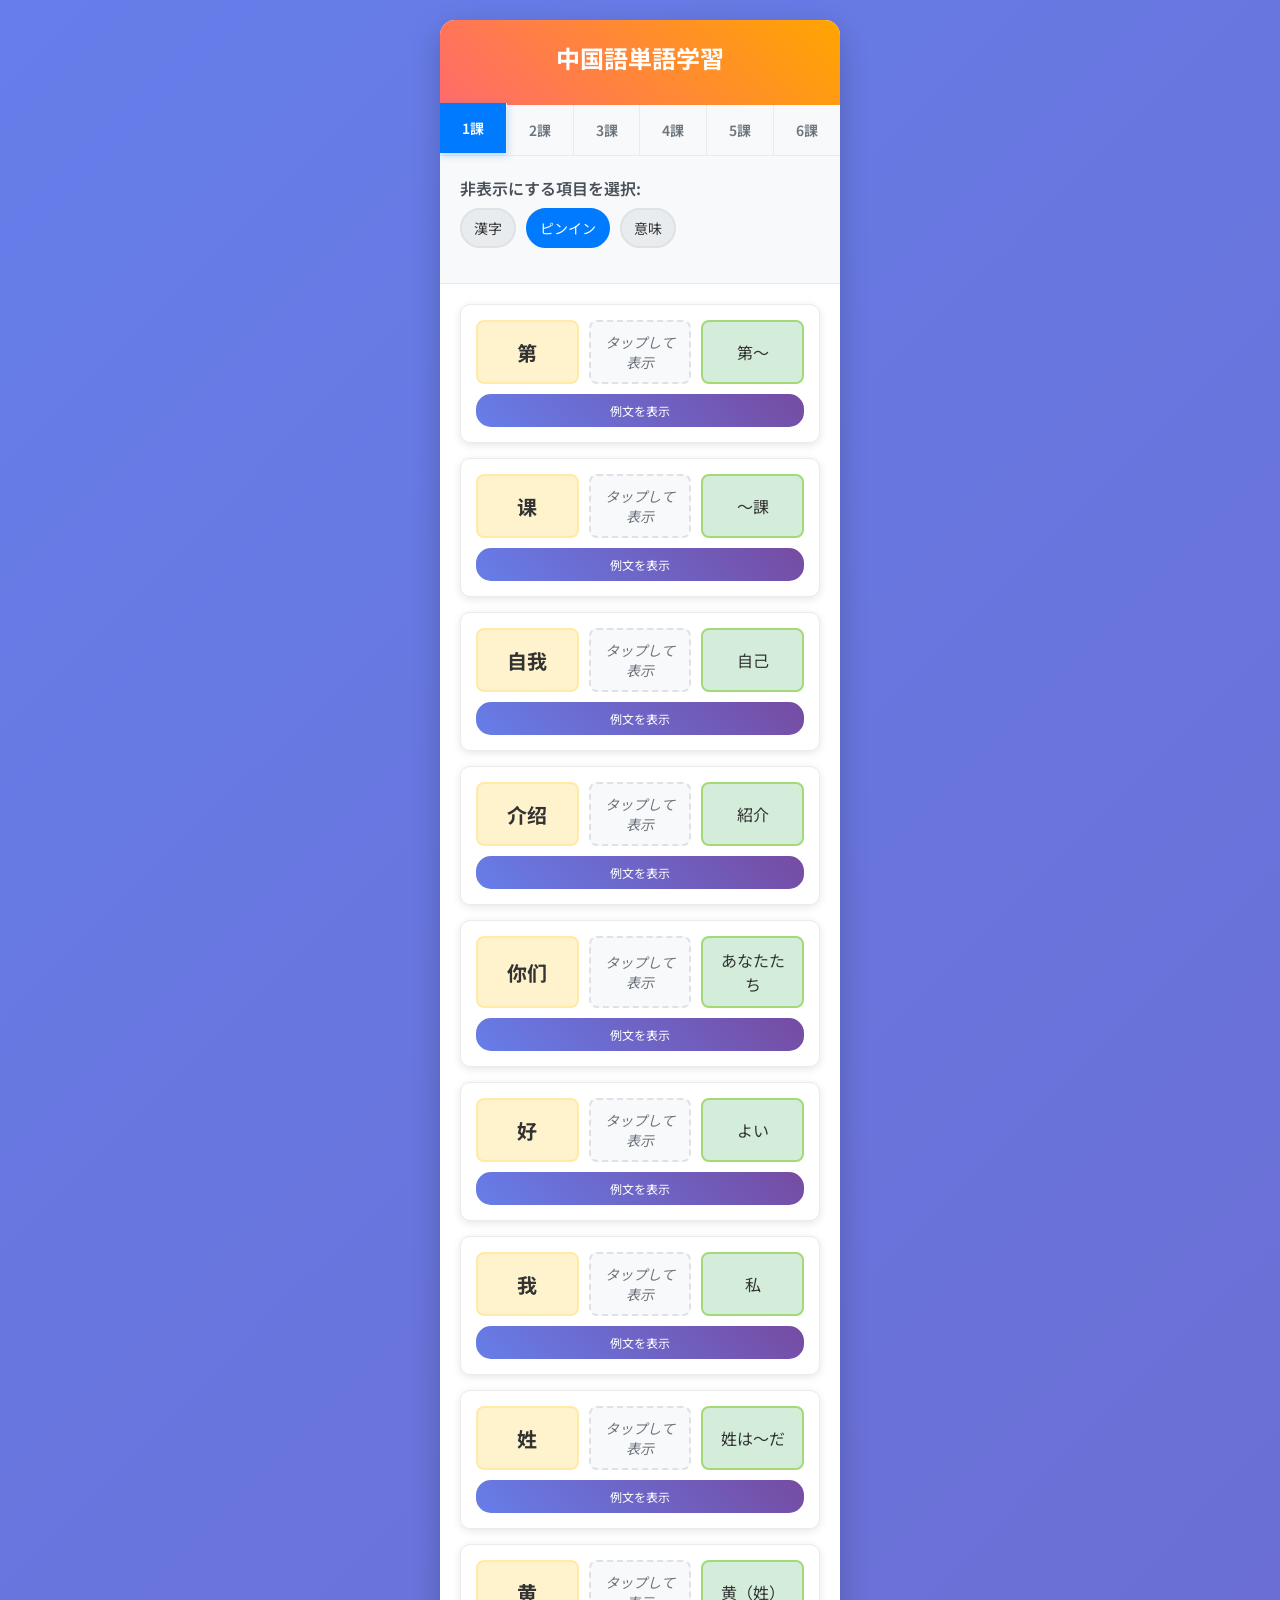
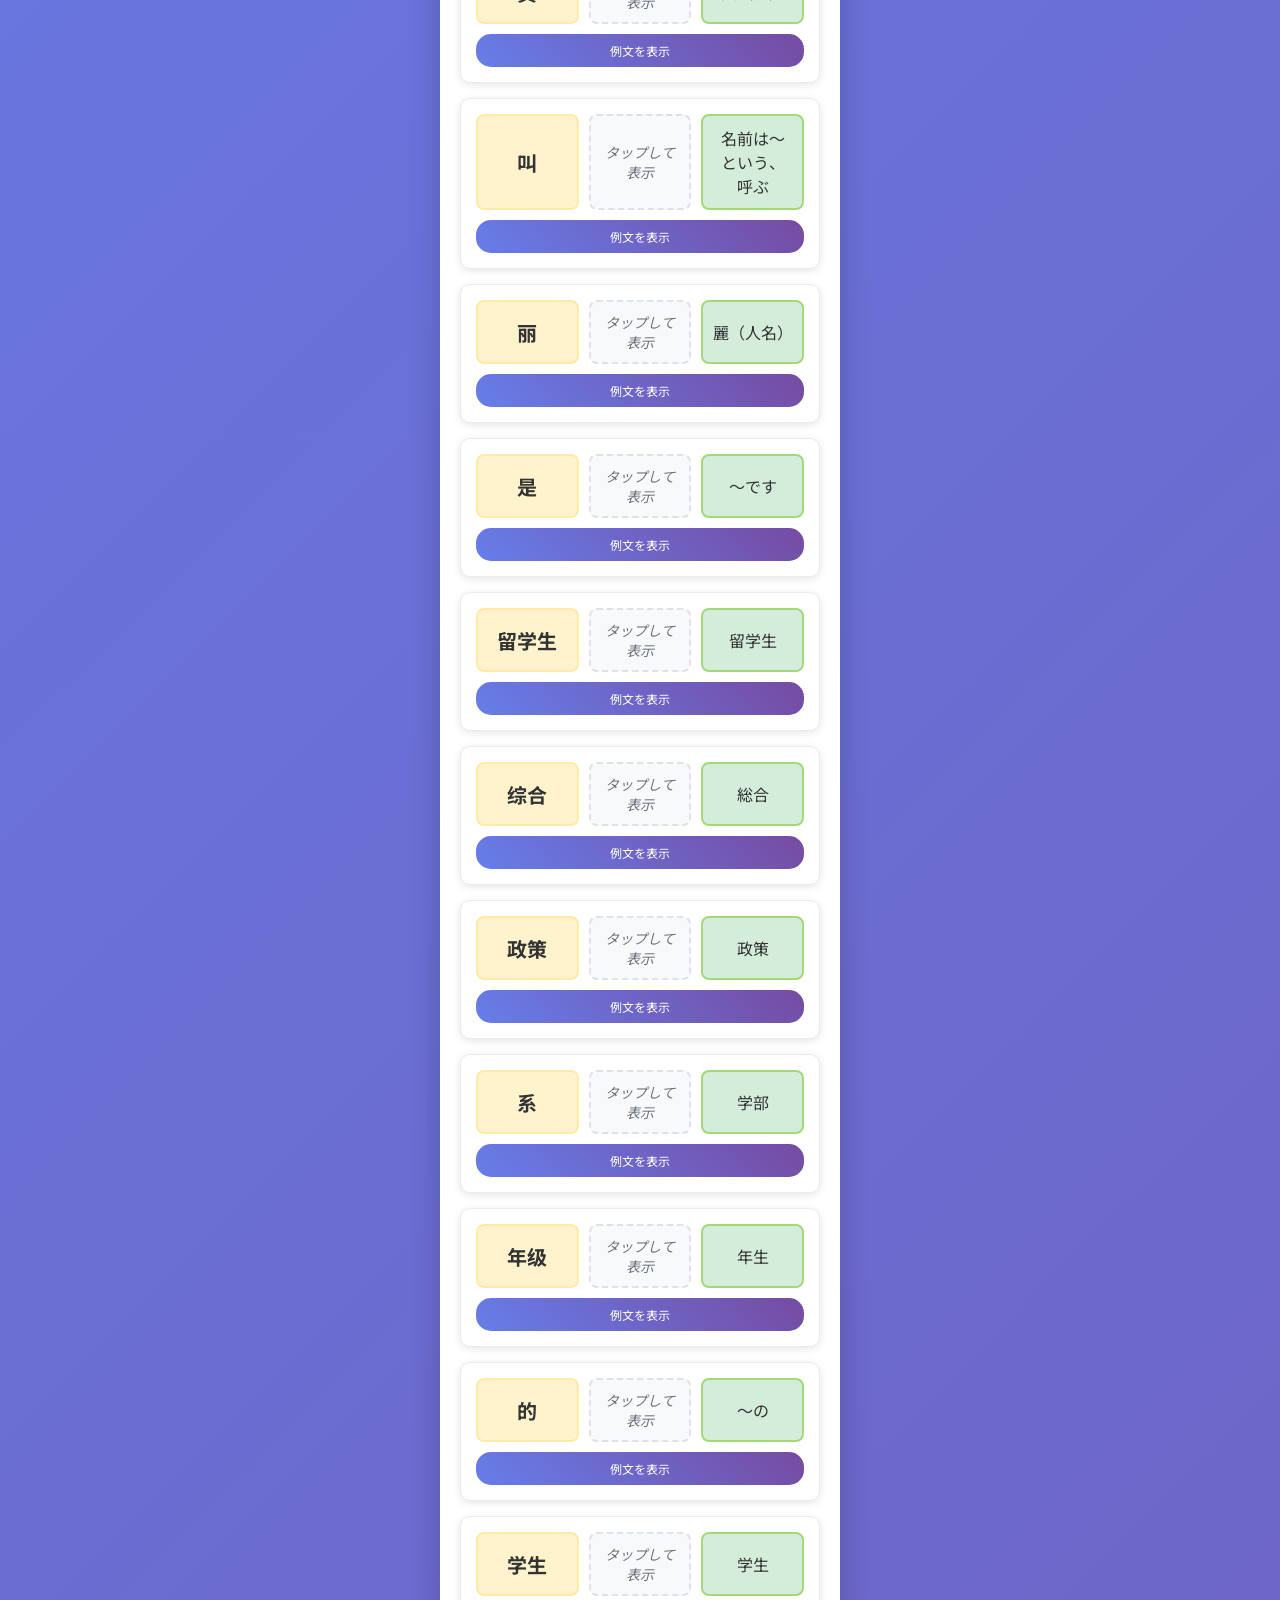
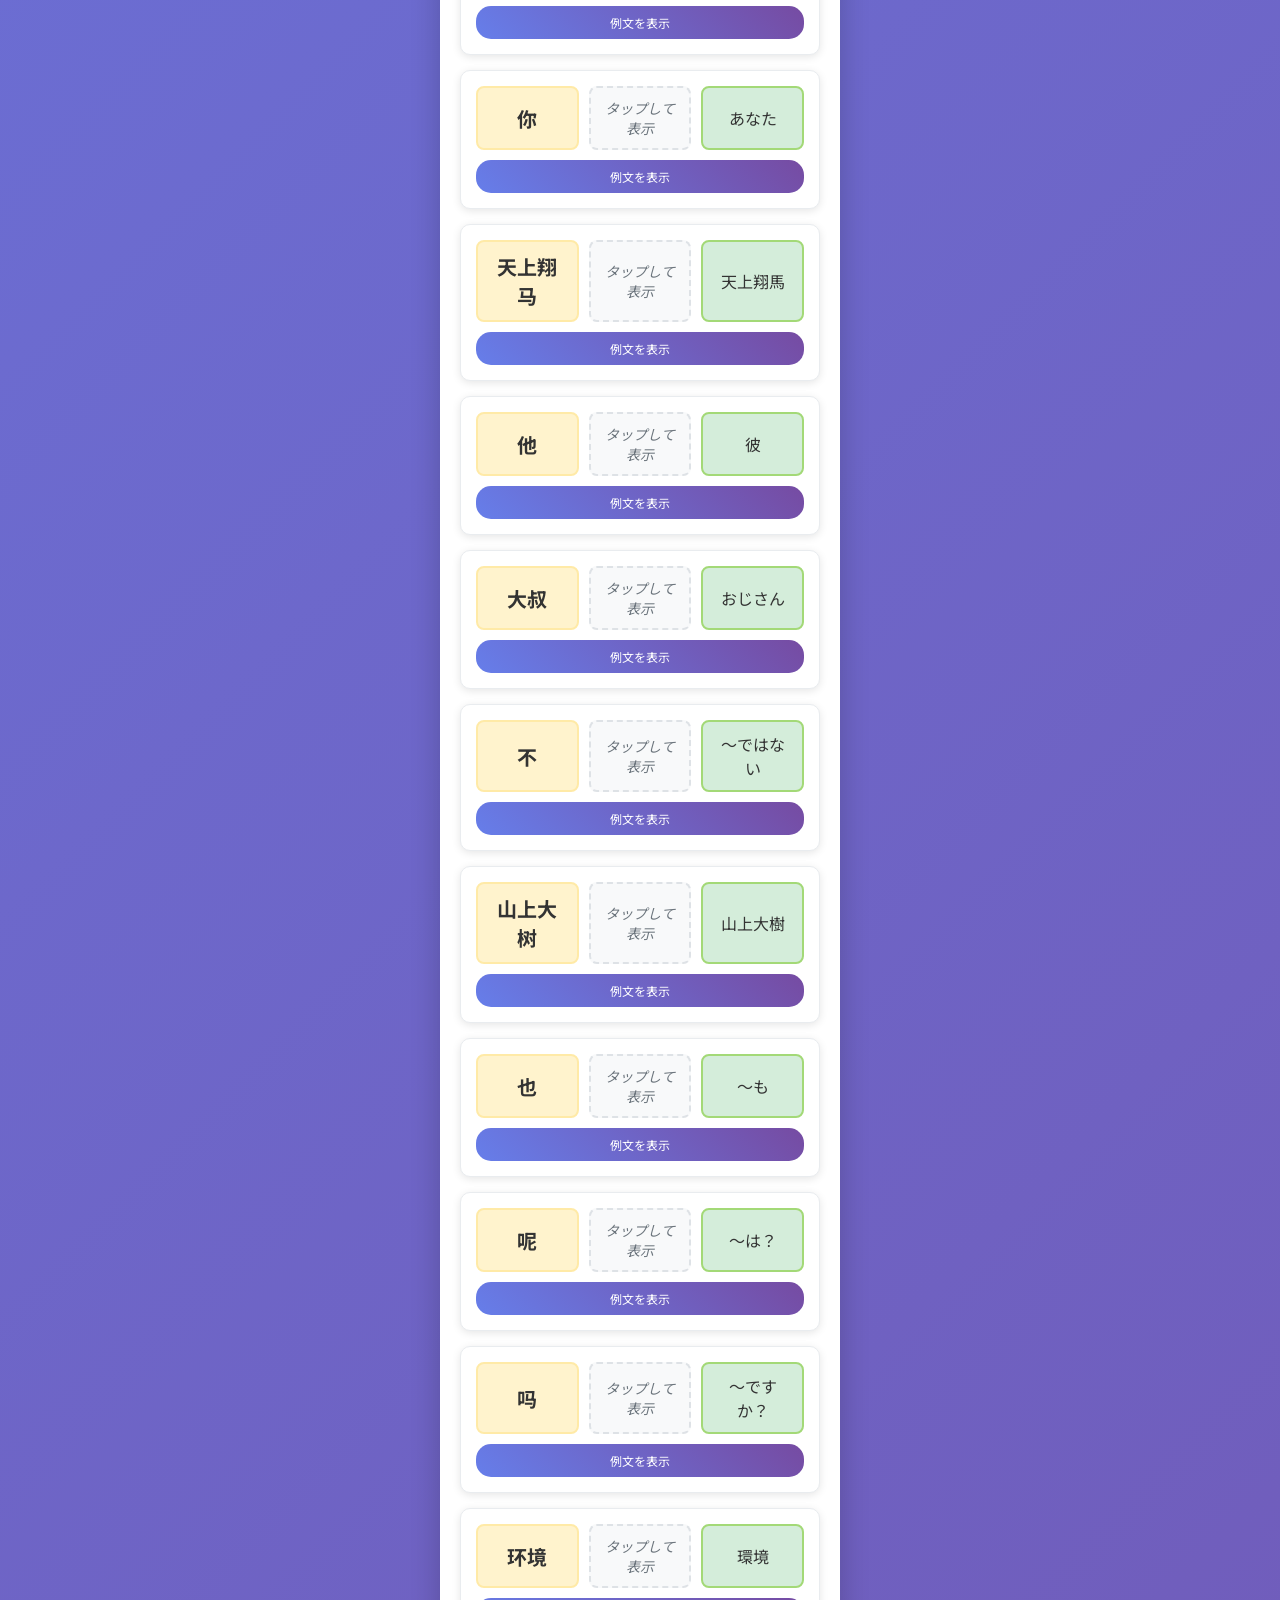
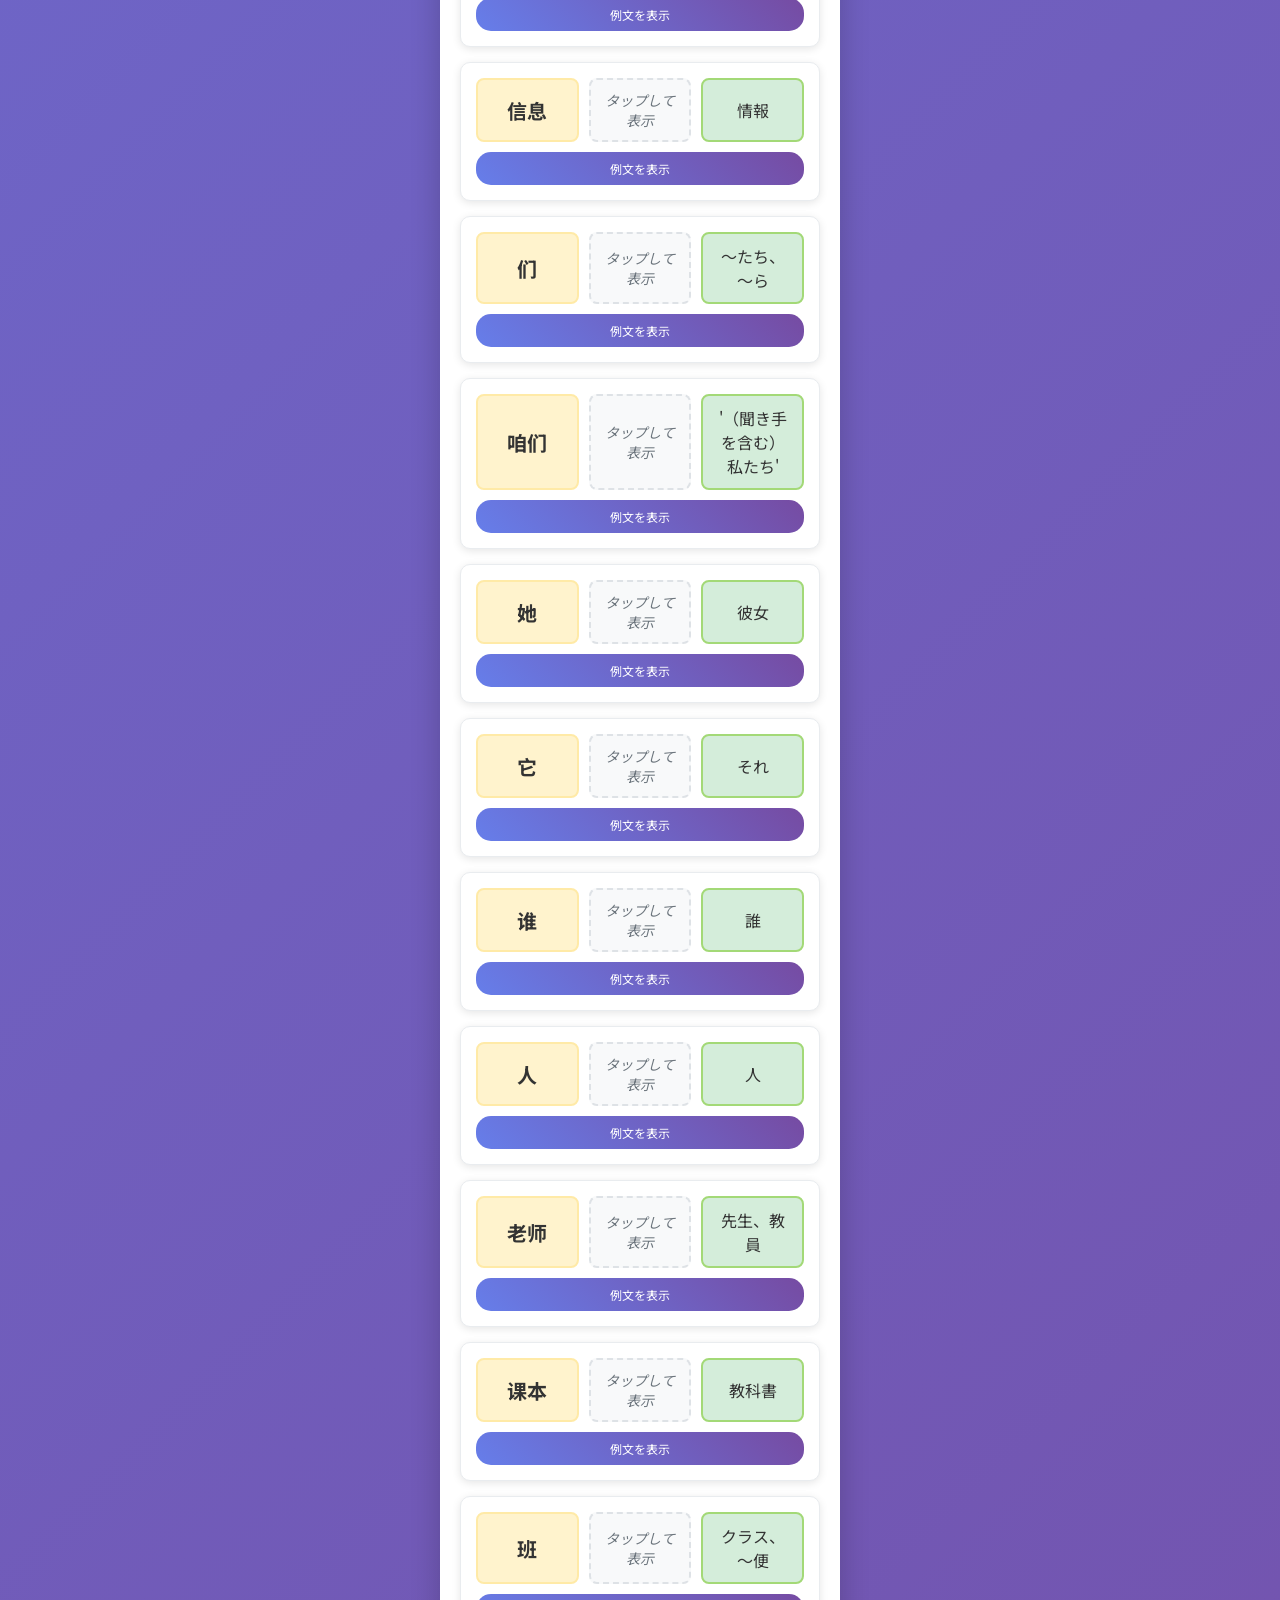
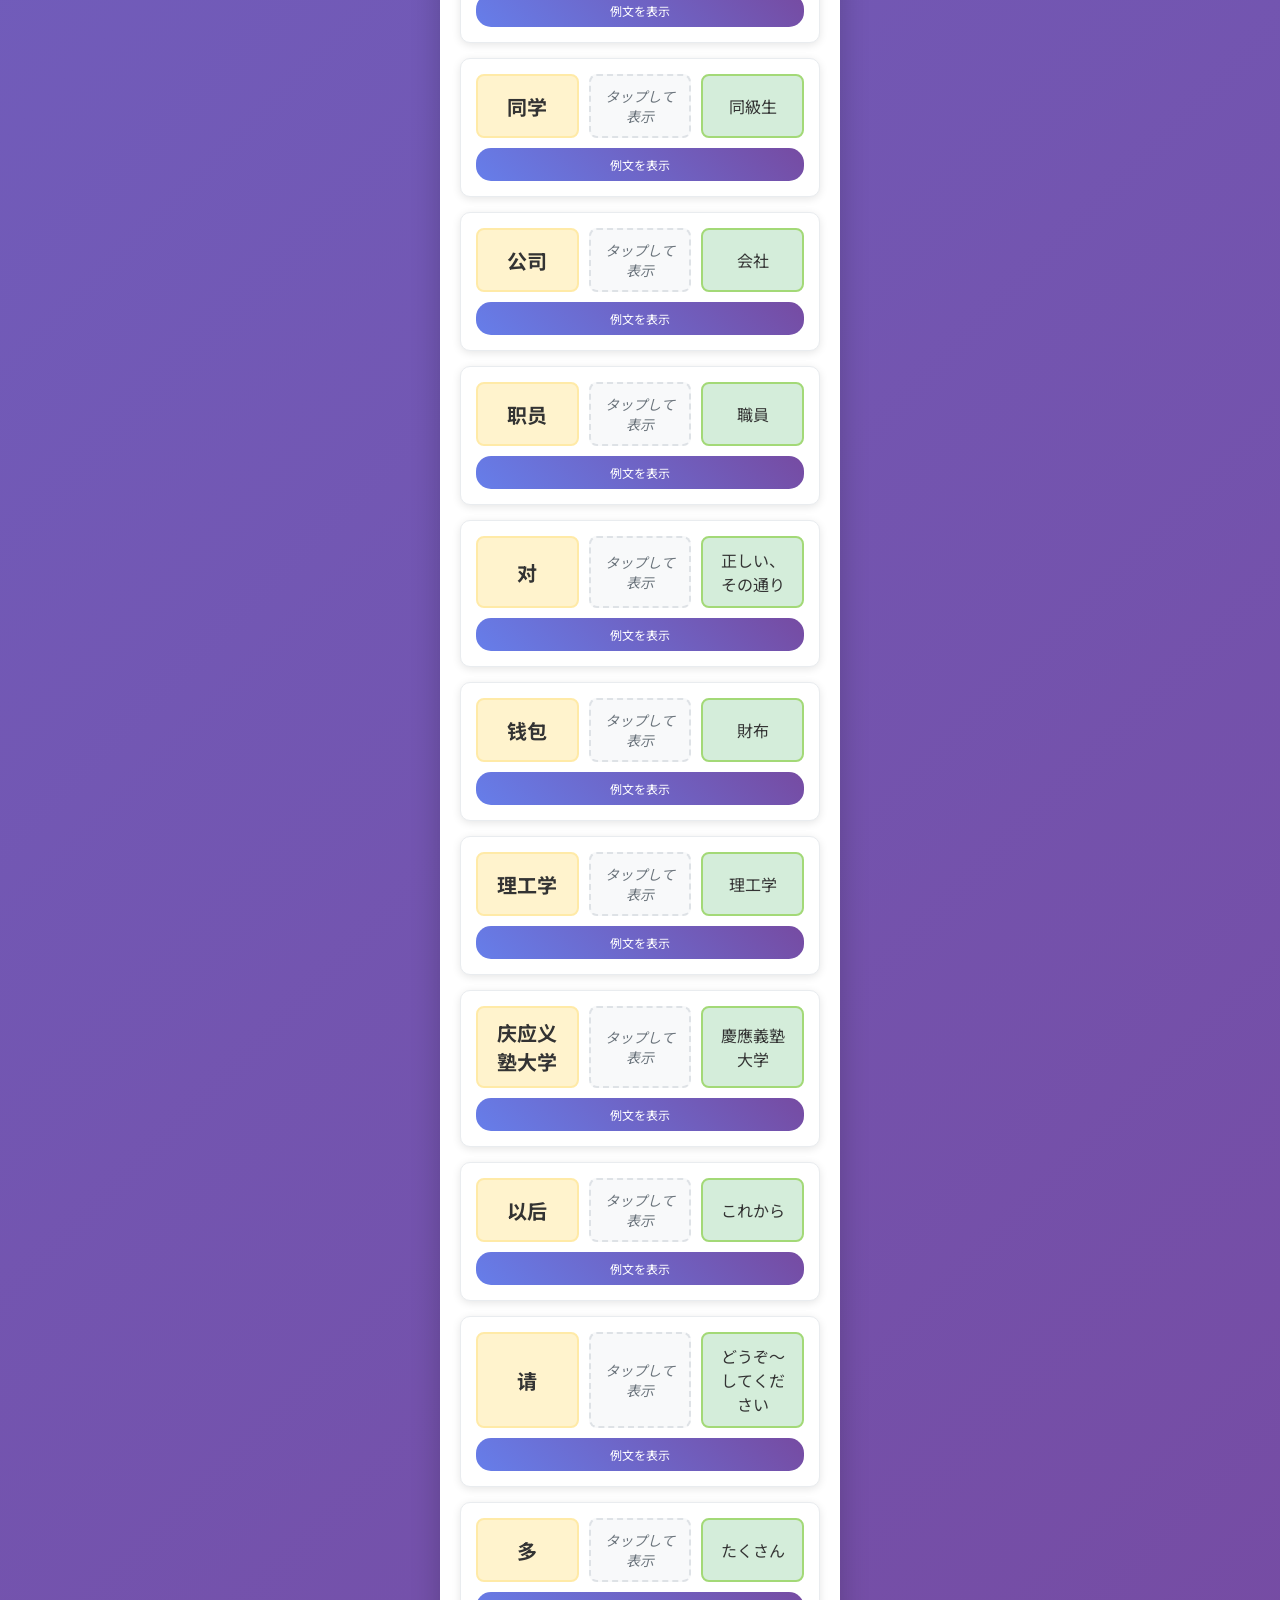
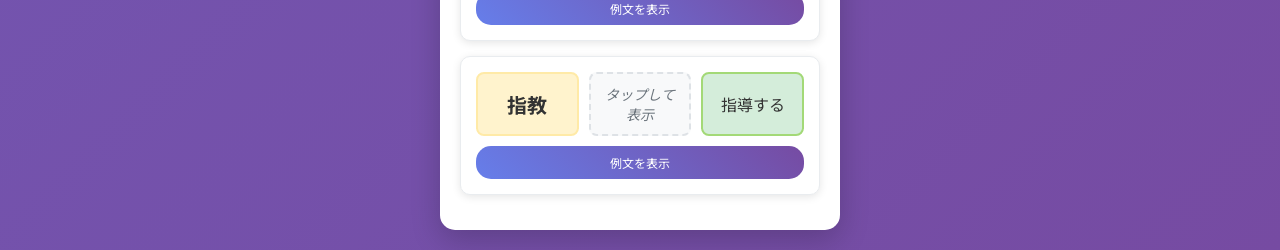
<file: vocab2/index.html>
<!DOCTYPE html>
<html lang="ja">
<head>
    <meta charset="UTF-8">
    <meta name="viewport" content="width=device-width, initial-scale=1.0">
    <title>中国語単語学習</title>
    <link rel="preconnect" href="https://fonts.googleapis.com">
    <link rel="preconnect" href="https://fonts.gstatic.com" crossorigin>
    <link href="https://fonts.googleapis.com/css2?family=Noto+Sans+SC:wght@400;700&family=Noto+Sans+JP:wght@400;700&display=swap" rel="stylesheet">
    <style>
        * {
            margin: 0;
            padding: 0;
            box-sizing: border-box;
        }

        /* 言語別フォント設定 */
        :lang(zh) {
            font-family: 'Noto Sans SC', 'PingFang SC', 'Microsoft YaHei', sans-serif;
        }
        :lang(ja) {
            font-family: 'Noto Sans JP', 'Hiragino Sans', 'Yu Gothic', sans-serif;
        }

        body {
            font-family: 'Noto Sans JP', 'Hiragino Sans', 'Yu Gothic', sans-serif;
            background: linear-gradient(135deg, #667eea 0%, #764ba2 100%);
            min-height: 100vh;
            padding: 20px;
            color: #333;
        }

        .container {
            max-width: 400px;
            margin: 0 auto;
            background: white;
            border-radius: 15px;
            box-shadow: 0 10px 30px rgba(0,0,0,0.2);
            overflow: hidden;
        }

        .header {
            background: linear-gradient(45deg, #ff6b6b, #ffa500);
            color: white;
            padding: 20px;
            text-align: center;
        }

        .header h1 {
            font-size: 24px;
            margin-bottom: 10px;
        }

        .lesson-tabs {
            display: flex;
            background: #f8f9fa;
            border-bottom: 1px solid #e9ecef;
        }

        .lesson-tab {
            flex: 1;
            padding: 15px 10px;
            background: #f8f9fa;
            border: none;
            cursor: pointer;
            font-size: 14px;
            font-weight: 600;
            color: #6c757d;
            transition: all 0.3s ease;
            border-right: 1px solid #e9ecef;
        }

        .lesson-tab:last-child {
            border-right: none;
        }

        .lesson-tab.active {
            background: #007bff;
            color: white;
            transform: translateY(-2px);
            box-shadow: 0 2px 8px rgba(0,123,255,0.3);
        }

        .lesson-tab:hover:not(.active) {
            background: #e9ecef;
        }

        .controls {
            padding: 20px;
            background: #f8f9fa;
            border-bottom: 1px solid #e9ecef;
        }

        .control-group {
            margin-bottom: 15px;
        }

        .control-group label {
            display: block;
            margin-bottom: 8px;
            font-weight: 600;
            color: #495057;
        }

        .hide-options {
            display: flex;
            gap: 10px;
            flex-wrap: wrap;
        }

        .hide-option {
            background: #e9ecef;
            border: 2px solid #dee2e6;
            padding: 8px 12px;
            border-radius: 20px;
            cursor: pointer;
            transition: all 0.3s ease;
            font-size: 14px;
        }

        .hide-option.active {
            background: #007bff;
            color: white;
            border-color: #007bff;
        }



        .word-list {
            padding: 20px;
        }

        .word-item {
            background: #ffffff;
            border: 1px solid #e9ecef;
            border-radius: 10px;
            margin-bottom: 15px;
            padding: 15px;
            box-shadow: 0 2px 8px rgba(0,0,0,0.1);
            transition: transform 0.2s ease;
        }

        .word-item:hover {
            transform: translateY(-2px);
            box-shadow: 0 4px 15px rgba(0,0,0,0.15);
        }

        .word-content {
            display: grid;
            grid-template-columns: 1fr 1fr 1fr;
            gap: 10px;
            margin-bottom: 10px;
        }

        .word-field {
            text-align: center;
            padding: 10px;
            border-radius: 8px;
            min-height: 50px;
            display: flex;
            align-items: center;
            justify-content: center;
            cursor: pointer;
            transition: all 0.3s ease;
        }

        .word-field.chinese {
            background: #fff3cd;
            border: 2px solid #ffeaa7;
            font-size: 20px;
            font-weight: bold;
        }

        .word-field.pinyin {
            background: #d1ecf1;
            border: 2px solid #a6d8e6;
            font-style: italic;
        }

        .word-field.meaning {
            background: #d4edda;
            border: 2px solid #a3d977;
        }

        .word-field.hidden {
            background: #f8f9fa;
            border: 2px dashed #dee2e6;
            color: #6c757d;
            font-size: 14px;
            font-weight: normal;
        }

        .word-field.hidden:hover {
            background: #e9ecef;
        }

        .example-btn {
            background: linear-gradient(45deg, #667eea, #764ba2);
            color: white;
            border: none;
            padding: 8px 15px;
            border-radius: 15px;
            cursor: pointer;
            font-size: 12px;
            transition: transform 0.2s ease;
            width: 100%;
        }

        .example-btn:hover {
            transform: scale(1.05);
        }

        .example-text {
            margin-top: 10px;
            padding: 10px;
            background: #f8f9fa;
            border-left: 4px solid #007bff;
            border-radius: 5px;
            font-size: 14px;
            line-height: 1.6;
        }

        .example-text.hidden {
            display: none;
        }

        .example-chinese {
            color: #d63384;
            font-weight: bold;
        }

        .example-translation {
            color: #6c757d;
            margin-top: 5px;
        }

        /* 言語別フォント */
        [lang="zh"] {
            font-family: 'Noto Sans SC', 'PingFang SC', 'Microsoft YaHei', sans-serif;
        }
        [lang="ja"] {
            font-family: 'Noto Sans JP', 'Hiragino Sans', 'Yu Gothic', sans-serif;
        }

        @media (max-width: 480px) {
            .lesson-tabs {
                flex-wrap: wrap;
            }
            
            .lesson-tab {
                font-size: 12px;
                padding: 10px 5px;
            }
            
            .word-content {
                grid-template-columns: 1fr;
                gap: 8px;
            }
            
            .word-field {
                min-height: 40px;
                font-size: 14px;
            }
            
            .word-field.chinese {
                font-size: 18px;
            }
        }
    </style>
</head>
<body>
    <div class="container">
        <div class="header">
            <h1>中国語単語学習</h1>
        </div>

        <div class="lesson-tabs">
            <button class="lesson-tab active" data-lesson="1">1課</button>
            <button class="lesson-tab" data-lesson="2">2課</button>
            <button class="lesson-tab" data-lesson="3">3課</button>
            <button class="lesson-tab" data-lesson="4">4課</button>
            <button class="lesson-tab" data-lesson="5">5課</button>
            <button class="lesson-tab" data-lesson="6">6課</button>
        </div>



        <div class="controls">
            <div class="control-group">
                <label>非表示にする項目を選択:</label>
                <div class="hide-options">
                    <div class="hide-option" data-field="chinese">漢字</div>
                    <div class="hide-option active" data-field="pinyin">ピンイン</div>
                    <div class="hide-option" data-field="meaning">意味</div>
                </div>
            </div>
        </div>

        <div class="word-list" id="wordList">
            <!-- 単語がここに表示されます -->
        </div>
    </div>

    <script>
        // 単語データキャッシュ（JSONファイルから動的に読み込む）
        const lessonsCache = {};

        // JSONデータをword配列形式に変換する関数
        function convertJsonToWordArray(jsonData) {
            return jsonData.map(item => [
                item.hanzi,
                item.pinyin,
                item.ja,
                item.juzi_ja,
                item.juzi_ch
            ]);
        }

        // JSONファイルから課データを読み込む
        async function fetchLesson(lesson) {
            if (lessonsCache[lesson]) {
                return lessonsCache[lesson];
            }
            const response = await fetch(`data/lesson${lesson}.json`);
            const json = await response.json();
            lessonsCache[lesson] = convertJsonToWordArray(json);
            return lessonsCache[lesson];
        }

        let currentLesson = 1;
        let hiddenFields = ['pinyin']; // デフォルトでピンインを非表示

        // 初期化
        async function init() {
            setupLessonTabs();
            setupControls();
            await loadLesson(currentLesson);
        }

        // 課タブの設定
        function setupLessonTabs() {
            document.querySelectorAll('.lesson-tab').forEach(tab => {
                tab.addEventListener('click', function() {
                    const lesson = parseInt(this.dataset.lesson);
                    switchLesson(lesson);
                });
            });
        }

        // 課の切り替え
        async function switchLesson(lesson) {
            // アクティブタブの更新
            document.querySelectorAll('.lesson-tab').forEach(tab => {
                tab.classList.remove('active');
            });
            document.querySelector(`[data-lesson="${lesson}"]`).classList.add('active');

            currentLesson = lesson;
            await loadLesson(lesson);
        }

        // 課の読み込み
        async function loadLesson(lesson) {
            const wordList = document.getElementById('wordList');
            wordList.innerHTML = '<p style="text-align:center;padding:20px;color:#999;">読み込み中...</p>';
            const words = await fetchLesson(lesson);
            renderWords(words);
        }

        // 単語リストを表示
        function renderWords(words) {
            const wordList = document.getElementById('wordList');
            wordList.innerHTML = '';

            words.forEach((word, index) => {
                const wordItem = document.createElement('div');
                wordItem.className = 'word-item';
                wordItem.innerHTML = `
                    <div class="word-content">
                        <div class="word-field chinese ${hiddenFields.includes('chinese') ? 'hidden' : ''}" 
                             lang="zh" data-field="chinese" data-index="${index}">
                            ${hiddenFields.includes('chinese') ? 'タップして表示' : word[0]}
                        </div>
                        <div class="word-field pinyin ${hiddenFields.includes('pinyin') ? 'hidden' : ''}" 
                             lang="zh" data-field="pinyin" data-index="${index}">
                            ${hiddenFields.includes('pinyin') ? 'タップして表示' : word[1]}
                        </div>
                        <div class="word-field meaning ${hiddenFields.includes('meaning') ? 'hidden' : ''}" 
                             lang="ja" data-field="meaning" data-index="${index}">
                            ${hiddenFields.includes('meaning') ? 'タップして表示' : word[2]}
                        </div>
                    </div>
                    <button class="example-btn" onclick="toggleExample(${currentLesson}, ${index})">例文を表示</button>
                    <div class="example-text hidden" id="example-${currentLesson}-${index}">
                        <div class="example-chinese" lang="zh">${word[3]}</div>
                        <div class="example-translation" lang="ja">${word[4]}</div>
                    </div>
                `;
                wordList.appendChild(wordItem);
            });

            // 単語フィールドのクリックイベント
            document.querySelectorAll('.word-field').forEach(field => {
                field.addEventListener('click', function() {
                    const fieldType = this.dataset.field;
                    const index = this.dataset.index;
                    
                    if (this.classList.contains('hidden')) {
                        this.classList.remove('hidden');
                        const fieldIndex = fieldType === 'chinese' ? 0 : fieldType === 'pinyin' ? 1 : 2;
                        this.textContent = words[index][fieldIndex];
                    }
                });
            });
        }

        // コントロールの設定
        function setupControls() {
            document.querySelectorAll('.hide-option').forEach(option => {
                option.addEventListener('click', function() {
                    const field = this.dataset.field;
                    
                    if (this.classList.contains('active')) {
                        this.classList.remove('active');
                        hiddenFields = hiddenFields.filter(f => f !== field);
                    } else {
                        this.classList.add('active');
                        hiddenFields.push(field);
                    }
                    
                    loadLesson(currentLesson);  // async だが await 不要（fire-and-forget）
                });
            });
        }

        // 例文の表示/非表示
        function toggleExample(lesson, index) {
            const exampleDiv = document.getElementById(`example-${lesson}-${index}`);
            const button = exampleDiv.previousElementSibling;
            
            if (exampleDiv.classList.contains('hidden')) {
                exampleDiv.classList.remove('hidden');
                button.textContent = '例文を隠す';
            } else {
                exampleDiv.classList.add('hidden');
                button.textContent = '例文を表示';
            }
        }

        // 初期化実行
        init();
    </script>
</body>
</html>
</file>
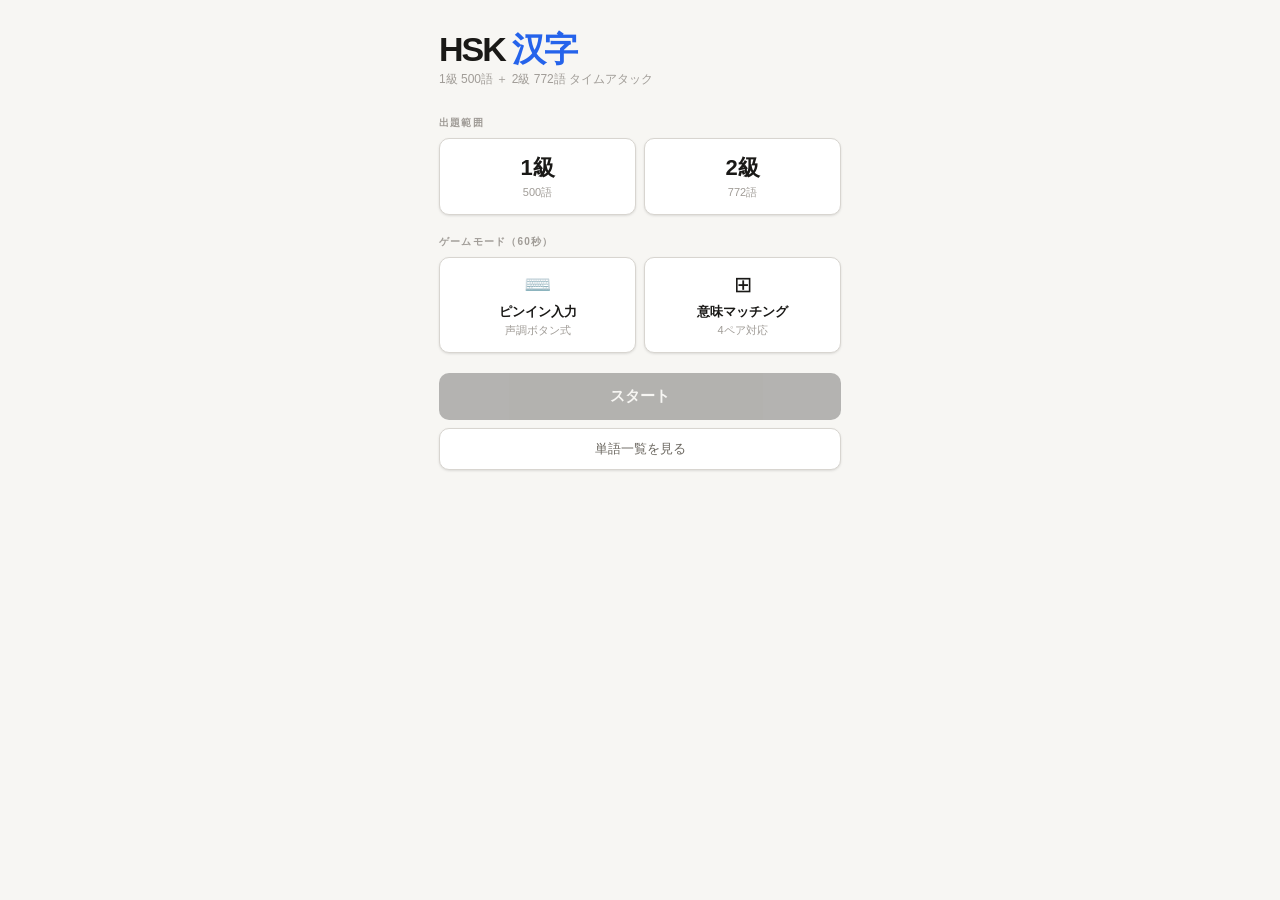
<file: vocab3/index.html>
<!DOCTYPE html>
<html lang="ja">
<head>
<meta charset="UTF-8">
<meta name="viewport" content="width=device-width, initial-scale=1.0, maximum-scale=1.0">
<title>HSK 汉字 — 単語学習アプリ</title>
<style>
:root {
  --bg: #F7F6F3; --bg2: #EEECEA; --bg3: #E3E1DC;
  --text: #1A1917; --text2: #6B6760; --text3: #A09C97;
  --border: #D8D5D0;
  --blue: #2563EB; --blue-bg: #EFF4FF;
  --green: #16A34A; --green-bg: #F0FDF4;
  --red: #DC2626; --red-bg: #FEF2F2;
  --amber: #D97706; --amber-bg: #FFFBEB;
  --radius: 10px; --radius-sm: 7px;
  --shadow: 0 1px 3px rgba(0,0,0,.08), 0 1px 2px rgba(0,0,0,.04);
}
* { box-sizing: border-box; margin: 0; padding: 0; -webkit-tap-highlight-color: transparent; }
html, body { height: 100%; background: var(--bg); font-family: 'Hiragino Sans', 'Noto Sans JP', sans-serif; color: var(--text); }
.app { max-width: 430px; margin: 0 auto; min-height: 100vh; padding: 0 14px 32px; }
.screen { display: none; }
.screen.active { display: block; }

/* Loading */
#loading-screen {
  position: fixed; inset: 0; background: var(--bg);
  display: flex; flex-direction: column; align-items: center; justify-content: center; z-index: 100;
}
.load-logo { font-size: 36px; font-weight: 700; letter-spacing: -2px; color: var(--text); margin-bottom: 6px; }
.load-logo span { color: var(--blue); }
.load-sub { font-size: 12px; color: var(--text3); margin-bottom: 28px; }
.load-bar-bg { width: 200px; height: 3px; background: var(--bg3); border-radius: 3px; overflow: hidden; }
.load-bar { height: 100%; background: var(--blue); border-radius: 3px; transition: width .3s; }
.load-status { font-size: 11px; color: var(--text3); margin-top: 10px; }

/* Home */
.home-header { padding-top: 32px; margin-bottom: 28px; }
.home-logo { font-size: 34px; font-weight: 700; letter-spacing: -2px; line-height: 1; }
.home-logo span { color: var(--blue); }
.home-tagline { font-size: 12px; color: var(--text3); margin-top: 5px; }
.sec-label { font-size: 10px; font-weight: 600; letter-spacing: 1.2px; text-transform: uppercase; color: var(--text3); margin-bottom: 8px; }

.grade-grid, .mode-grid { display: grid; grid-template-columns: 1fr 1fr; gap: 8px; margin-bottom: 20px; }
.grade-btn, .mode-btn {
  background: white; border: 1.5px solid var(--border); border-radius: var(--radius);
  padding: 14px 12px; text-align: center; cursor: pointer; transition: all .15s; box-shadow: var(--shadow);
}
.grade-btn:active, .mode-btn:active { transform: scale(.97); }
.grade-btn.sel { border-color: var(--blue); background: var(--blue-bg); }
.mode-btn.sel { border-color: var(--green); background: var(--green-bg); }
.grade-num { font-size: 22px; font-weight: 700; display: block; color: var(--text); }
.grade-btn.sel .grade-num { color: var(--blue); }
.grade-sub { font-size: 11px; color: var(--text3); margin-top: 2px; display: block; }
.mode-icon { font-size: 22px; display: block; margin-bottom: 5px; }
.mode-name { font-size: 13px; font-weight: 600; color: var(--text); }
.mode-btn.sel .mode-name { color: var(--green); }
.mode-desc { font-size: 11px; color: var(--text3); margin-top: 2px; }

.btn-primary {
  width: 100%; padding: 14px; background: var(--text); color: var(--bg);
  border: none; border-radius: var(--radius); font-size: 15px; font-weight: 600;
  cursor: pointer; transition: all .15s;
}
.btn-primary:disabled { opacity: .3; cursor: not-allowed; }
.btn-primary:not(:disabled):active { transform: scale(.98); opacity: .9; }
.btn-secondary {
  width: 100%; padding: 11px; background: white; color: var(--text2);
  border: 1.5px solid var(--border); border-radius: var(--radius);
  font-size: 13px; cursor: pointer; margin-top: 8px; box-shadow: var(--shadow); transition: all .15s;
}
.btn-secondary:active { transform: scale(.98); }
/* 苦手ボタン */
.btn-weak { border-color: #FCA5A5 !important; color: var(--red) !important; }
/* 苦手モードバナー（マッチング画面） */
.weak-mode-banner { background: var(--amber-bg); border: 1px solid #FDE68A; border-radius: var(--radius-sm); padding: 9px 14px; font-size: 12px; color: var(--amber); text-align: center; margin-bottom: 12px; font-weight: 500; display: none; }
/* 苦手解除済みカード */
.match-card.cleared { border-color: var(--amber); background: var(--amber-bg); color: var(--amber); pointer-events: none; opacity: .75; }
/* 苦手解除バナー（結果画面） */
.cleared-banner { background: var(--green-bg); border: 1px solid #86EFAC; border-radius: var(--radius-sm); padding: 10px 14px; font-size: 13px; color: var(--green); text-align: center; margin-bottom: 14px; font-weight: 600; display: none; }

/* Game header */
.game-header { display: flex; align-items: center; justify-content: space-between; padding-top: 20px; margin-bottom: 10px; }
.exit-btn { background: none; border: none; padding: 6px 0; font-size: 12px; color: var(--text3); cursor: pointer; }
.score-area { text-align: right; display: flex; align-items: center; gap: 8px; }
.combo-badge {
  display: none; font-size: 10px; font-weight: 600; padding: 3px 8px;
  background: var(--amber-bg); color: var(--amber); border-radius: 20px; border: 1px solid #FDE68A;
}
.score-num { font-size: 22px; font-weight: 700; }
.score-lbl { font-size: 10px; color: var(--text3); }
.timer-bar-bg { height: 3px; background: var(--bg3); border-radius: 3px; overflow: hidden; }
.timer-bar { height: 100%; background: var(--blue); border-radius: 3px; transition: width .15s linear; }
.timer-text { font-size: 10px; color: var(--text3); text-align: right; margin-top: 3px; margin-bottom: 12px; }

/* Typing */
.hanzi-card {
  background: white; border-radius: var(--radius); padding: 28px 16px 20px;
  text-align: center; margin-bottom: 14px; box-shadow: var(--shadow); border: 1px solid var(--border);
}
.hanzi-char { font-size: 58px; line-height: 1.1; }
.hanzi-hint { font-size: 13px; color: var(--text3); margin-top: 8px; min-height: 20px; }
.py-preview {
  background: white; border: 1.5px solid var(--border); border-radius: var(--radius-sm);
  padding: 9px 13px; font-size: 18px; min-height: 42px; margin-bottom: 8px;
  transition: all .15s; box-shadow: var(--shadow); letter-spacing: .5px;
}
.py-preview.ok { border-color: var(--green); background: var(--green-bg); color: var(--green); }
.py-preview.ng { border-color: var(--red); background: var(--red-bg); color: var(--red); }
.tone-row { display: grid; grid-template-columns: repeat(5,1fr); gap: 5px; margin-bottom: 7px; }
.tone-btn {
  padding: 10px 2px; background: white; border: 1.5px solid var(--border);
  border-radius: var(--radius-sm); font-size: 15px; cursor: pointer; text-align: center;
  line-height: 1.3; box-shadow: var(--shadow); transition: all .1s;
}
.tone-btn:active { background: var(--blue-bg); border-color: var(--blue); transform: scale(.95); }
.tone-btn.disabled { opacity: .3; pointer-events: none; }
.tone-lbl { font-size: 9px; color: var(--text3); display: block; }
.input-row { display: flex; gap: 6px; margin-bottom: 7px; }
.syl-input {
  flex: 1; padding: 10px 13px; background: white; border: 1.5px solid var(--border);
  border-radius: var(--radius-sm); font-size: 15px; outline: none; box-shadow: var(--shadow); transition: border-color .15s;
}
.syl-input:focus { border-color: var(--blue); }
.del-btn {
  padding: 10px; background: white; border: 1.5px solid var(--border);
  border-radius: var(--radius-sm); font-size: 16px; cursor: pointer; min-width: 46px;
  text-align: center; box-shadow: var(--shadow); transition: all .1s;
}
.del-btn:active { background: var(--red-bg); border-color: var(--red); }
.feedback { text-align: center; font-size: 12px; color: var(--text3); min-height: 22px; padding: 3px 0; }
.action-row { display: grid; grid-template-columns: 1fr 1fr; gap: 8px; }
.btn-confirm {
  padding: 12px; background: var(--text); color: var(--bg); border: none;
  border-radius: var(--radius-sm); font-size: 13px; font-weight: 600; cursor: pointer; transition: all .1s;
}
.btn-confirm:active { opacity: .85; }
.btn-skip {
  padding: 12px; background: white; color: var(--text2); border: 1.5px solid var(--border);
  border-radius: var(--radius-sm); font-size: 13px; cursor: pointer; box-shadow: var(--shadow); transition: all .1s;
}
.btn-skip:active { background: var(--bg2); }

/* Matching */
.match-info { font-size: 12px; color: var(--text3); text-align: center; margin-bottom: 10px; }
.match-grid { display: grid; grid-template-columns: 1fr 1fr; gap: 7px; }
.match-card {
  background: white; border: 1.5px solid var(--border); border-radius: var(--radius-sm);
  padding: 12px 8px; text-align: center; cursor: pointer; min-height: 58px;
  display: flex; align-items: center; justify-content: center;
  font-size: 13px; line-height: 1.4; box-shadow: var(--shadow); transition: all .13s;
}
.match-card.hz { font-size: 22px; font-weight: 600; }
.match-card.sel { border-color: var(--blue); background: var(--blue-bg); color: var(--blue); }
.match-card.matched { border-color: var(--green); background: var(--green-bg); color: var(--green); pointer-events: none; opacity: .7; }
.match-card.wrong { border-color: var(--red); background: var(--red-bg); }
.match-card:not(.matched):active { transform: scale(.96); }

/* Result */
.result-top { padding-top: 24px; text-align: center; }
.result-mode { font-size: 11px; color: var(--text3); margin-bottom: 12px; }
.result-circle {
  width: 90px; height: 90px; border-radius: 50%; background: white;
  border: 1.5px solid var(--border); display: flex; flex-direction: column;
  align-items: center; justify-content: center; margin: 0 auto 20px; box-shadow: var(--shadow);
}
.result-score { font-size: 28px; font-weight: 700; }
.result-score-lbl { font-size: 10px; color: var(--text3); }
.stat-row { display: grid; grid-template-columns: 1fr 1fr 1fr; gap: 8px; margin-bottom: 20px; }
.stat-box { background: white; border: 1px solid var(--border); border-radius: var(--radius-sm); padding: 10px 8px; text-align: center; box-shadow: var(--shadow); }
.stat-n { font-size: 20px; font-weight: 700; }
.stat-l { font-size: 10px; color: var(--text3); margin-top: 1px; }
.weak-sec { margin-bottom: 20px; }
.weak-title { font-size: 11px; color: var(--text3); margin-bottom: 8px; }
.weak-tags { display: flex; flex-wrap: wrap; gap: 5px; }
.weak-tag {
  background: var(--red-bg); border: 1px solid #FCA5A5; border-radius: 20px;
  padding: 4px 10px; font-size: 13px; color: var(--red); cursor: pointer; transition: opacity .15s;
}
.weak-tag:active { opacity: .7; }

/* Word list */
.wl-top { padding-top: 20px; margin-bottom: 14px; }
.back-btn { display: flex; align-items: center; gap: 4px; background: none; border: none; font-size: 13px; color: var(--text3); cursor: pointer; padding: 0; }
.filter-row { display: flex; gap: 5px; flex-wrap: wrap; margin-bottom: 10px; }
.filter-btn {
  padding: 5px 12px; background: white; border: 1.5px solid var(--border);
  border-radius: 20px; font-size: 11px; font-weight: 500; color: var(--text3);
  cursor: pointer; box-shadow: var(--shadow); transition: all .13s;
}
.filter-btn.act { background: var(--red-bg); border-color: #FCA5A5; color: var(--red); }
.search-input {
  width: 100%; padding: 9px 13px; background: white; border: 1.5px solid var(--border);
  border-radius: var(--radius-sm); font-size: 13px; outline: none;
  margin-bottom: 10px; box-shadow: var(--shadow); transition: border-color .15s;
}
.search-input:focus { border-color: var(--blue); }
.wl-table { width: 100%; border-collapse: collapse; font-size: 12px; }
.wl-table th {
  text-align: left; padding: 5px 8px; font-size: 10px; font-weight: 500;
  color: var(--text3); border-bottom: 1px solid var(--border); background: var(--bg2);
}
.wl-table td { padding: 8px 8px; border-bottom: 1px solid var(--bg3); vertical-align: middle; }
.wl-table tr.wk td { background: #FFF5F5; }
.wl-dot { width: 5px; height: 5px; border-radius: 50%; background: var(--red); display: inline-block; }
.wl-count { font-size: 11px; color: var(--text3); margin-top: 8px; text-align: center; padding-bottom: 16px; }
.empty-msg { text-align: center; padding: 40px 0; color: var(--text3); font-size: 13px; }

/* Error */
.err-box { background: var(--red-bg); border: 1px solid #FCA5A5; border-radius: var(--radius); padding: 20px; margin: 20px; line-height: 1.7; }
.err-box code { background: #FEE2E2; padding: 2px 5px; border-radius: 4px; font-size: 11px; }
</style>
</head>
<body>

<!-- Loading -->
<div id="loading-screen">
  <div class="load-logo">HSK <span>汉字</span></div>
  <div class="load-sub">単語データを読み込んでいます</div>
  <div class="load-bar-bg"><div class="load-bar" id="l-bar" style="width:0%"></div></div>
  <div class="load-status" id="l-status">準備中...</div>
</div>

<div class="app">

  <!-- HOME -->
  <div id="s-home" class="screen">
    <div class="home-header">
      <div class="home-logo">HSK <span>汉字</span></div>
      <div class="home-tagline" id="h-tagline">読み込み中...</div>
    </div>
    <div class="sec-label">出題範囲</div>
    <div class="grade-grid">
      <div class="grade-btn" id="g1" onclick="toggleGrade(1)">
        <span class="grade-num">1級</span>
        <span class="grade-sub" id="g1-sub">—語</span>
      </div>
      <div class="grade-btn" id="g2" onclick="toggleGrade(2)">
        <span class="grade-num">2級</span>
        <span class="grade-sub" id="g2-sub">—語</span>
      </div>
    </div>
    <div class="sec-label">ゲームモード（60秒）</div>
    <div class="mode-grid">
      <div class="mode-btn" id="m-t" onclick="selMode('t')">
        <span class="mode-icon">⌨️</span>
        <div class="mode-name">ピンイン入力</div>
        <div class="mode-desc">声調ボタン式</div>
      </div>
      <div class="mode-btn" id="m-m" onclick="selMode('m')">
        <span class="mode-icon">⊞</span>
        <div class="mode-name">意味マッチング</div>
        <div class="mode-desc">4ペア対応</div>
      </div>
    </div>
    <button class="btn-primary" id="start-btn" onclick="startGame()" disabled>スタート</button>
    <button class="btn-secondary btn-weak" id="home-weak-btn" onclick="startWeakGame()" style="display:none">🎯 苦手単語だけでマッチング練習</button>
    <button class="btn-secondary" onclick="openWL()">単語一覧を見る</button>
  </div>

  <!-- TYPING -->
  <div id="s-t" class="screen">
    <div class="game-header">
      <button class="exit-btn" onclick="exitGame()">✕ 終了</button>
      <div class="score-area">
        <span class="combo-badge" id="t-combo"></span>
        <div><div class="score-num" id="t-sc">0</div><div class="score-lbl">スコア</div></div>
      </div>
    </div>
    <div class="timer-bar-bg"><div class="timer-bar" id="t-tbar" style="width:100%"></div></div>
    <div class="timer-text" id="t-tlbl">60秒</div>
    <div class="hanzi-card">
      <div class="hanzi-char" id="t-hz">—</div>
      <div class="hanzi-hint" id="t-hint"></div>
    </div>
    <div class="py-preview" id="t-prev">ピンインを入力...</div>
    <div class="tone-row">
      <button class="tone-btn" onclick="addTone(1)">ā<span class="tone-lbl">1声</span></button>
      <button class="tone-btn" onclick="addTone(2)">á<span class="tone-lbl">2声</span></button>
      <button class="tone-btn" onclick="addTone(3)">ǎ<span class="tone-lbl">3声</span></button>
      <button class="tone-btn" onclick="addTone(4)">à<span class="tone-lbl">4声</span></button>
      <button class="tone-btn" onclick="addTone(0)">·<span class="tone-lbl">軽声</span></button>
    </div>
    <div class="input-row">
      <input type="text" class="syl-input" id="t-syl" placeholder="例: shang → 4声ボタン / ni3hao3"
        autocomplete="off" autocorrect="off" autocapitalize="off" spellcheck="false"
        oninput="onSylIn()" onkeydown="onSylKey(event)">
      <button class="del-btn" onclick="delLast()">⌫</button>
    </div>
    <div class="feedback" id="t-fb"></div>
    <div class="action-row">
      <button class="btn-confirm" onclick="submitAns()">確認</button>
      <button class="btn-skip" onclick="skipWord()">スキップ</button>
    </div>
  </div>

  <!-- MATCHING -->
  <div id="s-m" class="screen">
    <div class="game-header">
      <button class="exit-btn" onclick="exitGame()">✕ 終了</button>
      <div class="score-area">
        <span class="combo-badge" id="m-combo"></span>
        <div><div class="score-num" id="m-sc">0</div><div class="score-lbl">スコア</div></div>
      </div>
    </div>
    <div class="timer-bar-bg"><div class="timer-bar" id="m-tbar" style="width:100%"></div></div>
    <div class="timer-text" id="m-tlbl">60秒</div>
    <div class="weak-mode-banner" id="weak-mode-banner">🎯 苦手単語モード — 4問全正解で苦手から解除</div>
    <div class="match-info">漢字と意味を対応させてください</div>
    <div class="match-grid" id="m-grid"></div>
    <div class="feedback" id="m-fb" style="margin-top:8px"></div>
  </div>

  <!-- RESULT -->
  <div id="s-r" class="screen">
    <div class="result-top">
      <div class="result-mode" id="r-mode"></div>
      <div class="result-circle">
        <div class="result-score" id="r-sc">0</div>
        <div class="result-score-lbl">スコア</div>
      </div>
      <div class="stat-row">
        <div class="stat-box"><div class="stat-n" id="r-ok">0</div><div class="stat-l">正解</div></div>
        <div class="stat-box"><div class="stat-n" id="r-ng">0</div><div class="stat-l">不正解</div></div>
        <div class="stat-box"><div class="stat-n" id="r-cb">0</div><div class="stat-l">最大コンボ</div></div>
      </div>
    </div>
    <div class="cleared-banner" id="cleared-banner"></div>
    <div class="weak-sec" id="ws" style="display:none">
      <div class="weak-title">苦手単語 <span style="color:var(--red);font-size:10px">（タップで一覧へ）</span></div>
      <div class="weak-tags" id="r-wl"></div>
    </div>
    <button class="btn-primary" onclick="retryGame()">もう一度</button>
    <button class="btn-secondary btn-weak" id="result-weak-btn" onclick="startWeakGame()" style="display:none">🎯 苦手単語マッチングへ</button>
    <button class="btn-secondary" onclick="goHome()">ホームへ戻る</button>
  </div>

  <!-- WORD LIST -->
  <div id="s-wl" class="screen">
    <div class="wl-top">
      <button class="back-btn" onclick="backWL()">← 戻る</button>
    </div>
    <div class="filter-row">
      <button class="filter-btn act" id="wf-all" onclick="setWF('all')">すべて</button>
      <button class="filter-btn" id="wf-weak" onclick="setWF('weak')">苦手</button>
      <button class="filter-btn" id="wf-1" onclick="setWF('1')">1級</button>
      <button class="filter-btn" id="wf-2" onclick="setWF('2')">2級</button>
    </div>
    <input type="text" class="search-input" id="wl-q"
      placeholder="漢字・ピンイン・意味で検索..." oninput="renderWL()">
    <div id="wl-body"><div class="empty-msg">読み込み中...</div></div>
  </div>

</div><!-- .app -->

<script>
// ===== TONE UTILS =====
const TMAP={a:['ā','á','ǎ','à','a'],e:['ē','é','ě','è','e'],i:['ī','í','ǐ','ì','i'],o:['ō','ó','ǒ','ò','o'],u:['ū','ú','ǔ','ù','u'],v:['ǖ','ǘ','ǚ','ǜ','ü']};
const TORD=['a','e','o','i','u','v'];
function applyTone(s,t){const sl=s.toLowerCase();for(const v of TORD){if(sl.includes(v))return sl.replace(v,TMAP[v][t===0?4:t-1]);}return sl;}
// 声調記号 → 数字に変換して正規化（声調情報を保持する）
// 例: "lǎoshī" → "lao3shi1"  / "laoshi" → "laoshi"（声調なしのまま）
function normPY(p){
  if(!p)return'';
  return p.toLowerCase()
    .replace(/[ā]/g,'a1').replace(/[á]/g,'a2').replace(/[ǎ]/g,'a3').replace(/[à]/g,'a4')
    .replace(/[ē]/g,'e1').replace(/[é]/g,'e2').replace(/[ě]/g,'e3').replace(/[è]/g,'e4')
    .replace(/[ī]/g,'i1').replace(/[í]/g,'i2').replace(/[ǐ]/g,'i3').replace(/[ì]/g,'i4')
    .replace(/[ō]/g,'o1').replace(/[ó]/g,'o2').replace(/[ǒ]/g,'o3').replace(/[ò]/g,'o4')
    .replace(/[ū]/g,'u1').replace(/[ú]/g,'u2').replace(/[ǔ]/g,'u3').replace(/[ù]/g,'u4')
    .replace(/[ǖ]/g,'v1').replace(/[ǘ]/g,'v2').replace(/[ǚ]/g,'v3').replace(/[ǜ]/g,'v4')
    .replace(/ü/g,'v').replace(/[\s\/|]/g,'');
}

// ===== DATA FILES =====
// このHTMLと同じ階層に data/ フォルダを置いてください
const DATA_FILES=[
  {path:'data/hsk3_1_001_250.json',grade:1},
  {path:'data/hsk3_1_251_500.json',grade:1},
  {path:'data/hsk3_2_001_250.json',grade:2},
  {path:'data/hsk3_2_251_500.json',grade:2},
  {path:'data/hsk3_2_501_772.json',grade:2},
];
const G2_OFFSET=10000;

let ALL=[],pyGroups={};

async function loadAll(){
  const bar=document.getElementById('l-bar');
  const st=document.getElementById('l-status');
  for(let i=0;i<DATA_FILES.length;i++){
    const {path,grade}=DATA_FILES[i];
    st.textContent=path+' を読み込み中...';
    bar.style.width=(i/DATA_FILES.length*80)+'%';
    try{
      const res=await fetch(path);
      if(!res.ok)throw new Error('HTTP '+res.status);
      const words=await res.json();
      words.forEach(w=>{
        ALL.push({id:grade===2?w.id+G2_OFFSET:w.id,hanzi:w.hanzi,pinyin:w.pinyin,ja:w.ja,grade});
      });
    }catch(e){
      throw new Error('「'+path+'」の読み込みに失敗しました。\n'+e.message);
    }
  }
  ALL.forEach(w=>{
    // "|" 区切りのピンインを分割し、各バリアントをそれぞれキーとして登録
    w.pinyin.split('|').forEach(pv=>{
      const np=normPY(pv.trim());
      (pyGroups[np]=pyGroups[np]||[]).push(w.id);
    });
  });
  bar.style.width='100%';
  st.textContent=ALL.length+'語 読み込み完了';
}

function isCorrectPY(word,input){
  const ni=normPY(input);
  // word.pinyin が "|" 区切りの場合、各バリアントのどれかと一致すれば正解
  return word.pinyin.split('|').some(pv=>{
    const np=normPY(pv.trim());
    const grp=pyGroups[np]||[];
    return grp.some(id=>{const w=ALL.find(x=>x.id===id);return w&&normPY(pv.trim())===ni;});
  });
}

// ===== STATE =====
let weakSet=new Set();
try{weakSet=new Set(JSON.parse(localStorage.getItem('hsk_weak')||'[]').map(Number));}catch(e){}
function saveWeak(){try{localStorage.setItem('hsk_weak',JSON.stringify([...weakSet]));}catch(e){}}

// 苦手単語が1語以上あるときだけ苦手ボタンを表示
function updateWeakBtns(){
  const show=weakSet.size>0;
  const hb=document.getElementById('home-weak-btn');
  const rb=document.getElementById('result-weak-btn');
  if(hb)hb.style.display=show?'block':'none';
  if(rb)rb.style.display=show?'block':'none';
}

// 苦手解除履歴（直近20件をlocalStorageに永続化）
let clearedHistory=[];
try{clearedHistory=JSON.parse(localStorage.getItem('hsk_cleared')||'[]').map(Number);}catch(e){}
function saveClearedHistory(){try{localStorage.setItem('hsk_cleared',JSON.stringify(clearedHistory));}catch(e){}}

// 苦手モード用出題プール: weakSetが4語未満でも「解除済み直近→1級先頭」で補完して常に4語以上確保
function buildWeakPool(){
  const weakWords=ALL.filter(w=>weakSet.has(w.id));
  if(weakWords.length>=4)return shuffle([...weakWords]);
  const needed=4-weakWords.length,usedIds=new Set(weakWords.map(w=>w.id));
  const fromHist=[];
  for(let i=clearedHistory.length-1;i>=0&&fromHist.length<needed;i--){
    const id=clearedHistory[i];
    if(!usedIds.has(id)){const w=ALL.find(x=>x.id===id);if(w){fromHist.push(w);usedIds.add(id);}}
  }
  const fromG1=ALL.filter(w=>w.grade===1&&!usedIds.has(w.id)).slice(0,needed-fromHist.length);
  return shuffle([...weakWords,...fromHist,...fromG1]);
}

let isWeakMode=false,clearedThisGame=new Set(),roundCorrectIds=new Set();
let selGrades=new Set(),curMode=null;
let score=0,correct=0,wrong=0,combo=0,maxCombo=0;
let timerInt=null,timeLeft=60;
let curWord=null,wQueue=[],curPY=[],curSyl='';
let mPairs=[],selCard=null,mCnt=0;
let wlFilter='all',prevScr='home';
const PAIRS=4;

function shuffle(a){const b=[...a];for(let i=b.length-1;i>0;i--){const j=Math.floor(Math.random()*(i+1));[b[i],b[j]]=[b[j],b[i]];}return b;}
function showScr(id){document.querySelectorAll('.screen').forEach(s=>s.classList.remove('active'));document.getElementById('s-'+id).classList.add('active');}
function gw(){return ALL.filter(w=>[...selGrades].includes(w.grade));}

// HOME
function toggleGrade(g){if(selGrades.has(g))selGrades.delete(g);else selGrades.add(g);document.getElementById('g1').classList.toggle('sel',selGrades.has(1));document.getElementById('g2').classList.toggle('sel',selGrades.has(2));updBtn();}
function selMode(m){curMode=m;document.getElementById('m-t').classList.toggle('sel',m==='t');document.getElementById('m-m').classList.toggle('sel',m==='m');updBtn();}
function updBtn(){document.getElementById('start-btn').disabled=!(selGrades.size>0&&curMode);}
function goHome(){showScr('home');}
// ✕終了ボタン: タイマー停止→結果画面（リロード不要）
function exitGame(){clearInterval(timerInt);showResult();}
// 通常ゲーム開始
function startGame(){isWeakMode=false;clearedThisGame=new Set();wQueue=shuffle(gw());if(!wQueue.length)return;score=0;correct=0;wrong=0;combo=0;maxCombo=0;timeLeft=60;if(curMode==='t')startTyping();else startMatching();}
// 苦手マッチング: 苦手0語でも常に起動可（補完あり）
function startWeakGame(){isWeakMode=true;clearedThisGame=new Set();wQueue=buildWeakPool();score=0;correct=0;wrong=0;combo=0;maxCombo=0;timeLeft=60;startMatching();}
function retryGame(){if(isWeakMode)startWeakGame();else startGame();}

// TIMER
function updTimer(p){document.getElementById(p+'-tbar').style.width=(timeLeft/60*100)+'%';document.getElementById(p+'-tlbl').textContent=timeLeft+'秒';}
function startTimer(p){clearInterval(timerInt);updTimer(p);timerInt=setInterval(()=>{timeLeft--;updTimer(p);if(timeLeft<=0){clearInterval(timerInt);showResult();}},1000);}

// SCORING
function markOk(p){combo++;if(combo>maxCombo)maxCombo=combo;score+=10+Math.min(combo-1,5)*2;correct++;document.getElementById(p+'-sc').textContent=score;const cb=document.getElementById(p+'-combo');if(combo>1){cb.style.display='inline-block';cb.textContent=combo+'コンボ！';}else cb.style.display='none';}
function markNg(p,w){combo=0;wrong++;if(w&&!isWeakMode){weakSet.add(w.id);saveWeak();}const cb=document.getElementById(p+'-combo');if(cb)cb.style.display='none';}

// TYPING
function startTyping(){wQueue=shuffle(gw());showScr('t');document.getElementById('t-sc').textContent='0';document.getElementById('t-combo').style.display='none';nextTW();startTimer('t');}
function nextTW(){if(!wQueue.length)wQueue=shuffle(gw());curWord=wQueue.shift();curPY=[];curSyl='';answerLocked=false;document.getElementById('t-hz').textContent=curWord.hanzi.split('|')[0];document.getElementById('t-hint').textContent='';document.getElementById('t-prev').textContent='ピンインを入力...';document.getElementById('t-prev').className='py-preview';document.getElementById('t-syl').value='';document.getElementById('t-fb').textContent='';}
// 数字声調付きピンイン文字列を声調記号付きに変換
// 例: "ni3hao3" → "nǐhǎo"  / "shang4hai3" → "shànghǎi"
function convertNumericTone(input) {
  // 数字声調が含まれていなければ null を返す
  if(!/[1-4]/.test(input)) return null;

  // 音節 + 数字(1-4 or 0=軽声) のパターンを繰り返し置換
  // ※ v はüの代替入力（nv3 → nǚ）なので母音グループに含める
  return input.toLowerCase().replace(
    /([bpmfdtnlgkhjqxzcsryw]?h?[iuvüaeiouāáǎàēéěèīíǐìōóǒòūúǔùǖǘǚǜ]+(?:ng|n|r)?)([1-40])?/gi,
    (match, syllable, tone) => {
      if(!tone || tone === '0') {
        // 声調なし・軽声: v だけ ü に置き換えて返す
        return syllable.replace(/v/g, 'ü');
      }
      const t = parseInt(tone) - 1;
      for(const v of ['a','e','o']) {
        if(syllable.includes(v)) return syllable.replace(v, TMAP[v][t]);
      }
      if(syllable.includes('ou')) return syllable.replace('o', TMAP['o'][t]);
      if(syllable.includes('ui')) return syllable.replace('i', TMAP['i'][t]);
      if(syllable.includes('iu')) return syllable.replace('u', TMAP['u'][t]);
      // v はüの代替 → TMAP['v'] で声調記号付きüに変換
      if(syllable.includes('v')) return syllable.replace('v', TMAP['v'][t]);
      // ü 直接入力にも対応
      if(syllable.includes('ü')) return syllable.replace('ü', TMAP['v'][t]);
      for(const v of ['i','u']) {
        if(syllable.includes(v) && TMAP[v]) return syllable.replace(v, TMAP[v][t]);
      }
      return syllable;
    }
  );
}

// 入力全体が数字声調形式かどうか判定
function isNumericToneInput(val) {
  // 数字（1-4）が含まれていれば数字声調モードとみなす
  return /[1-4]/.test(val);
}

function onSylIn(){
  curSyl=document.getElementById('t-syl').value;
  refreshPrev();
}
function onSylKey(e){if(e.key==='Enter')submitAns();}

function refreshPrev(){
  let display;
  if(isNumericToneInput(curSyl)) {
    // 数字声調モード: リアルタイム変換してプレビュー
    const converted = convertNumericTone(curSyl);
    display = converted || curSyl;
  } else {
    // ボタン入力モード: 確定済み音節 + 入力中文字列
    display = curPY.join('') + (curSyl || '');
  }
  const el = document.getElementById('t-prev');
  el.textContent = display || 'ピンインを入力...';
  el.className = 'py-preview';
  // 数字声調モード中は声調ボタンをグレーアウト
  const numMode = isNumericToneInput(curSyl);
  document.querySelectorAll('.tone-btn').forEach(btn => {
    btn.classList.toggle('disabled', numMode);
  });
}

function addTone(t){
  if(isNumericToneInput(curSyl)) return; // 数字声調モード中はボタン無効
  const s=curSyl.trim();
  if(!s)return;
  curPY.push(applyTone(s,t));
  curSyl='';
  document.getElementById('t-syl').value='';
  refreshPrev();
}

function delLast(){
  if(curSyl){curSyl=curSyl.slice(0,-1);document.getElementById('t-syl').value=curSyl;}
  else if(curPY.length)curPY.pop();
  refreshPrev();
}

let answerLocked=false; // エンター連打防止フラグ

function submitAns(){
  if(!curWord||answerLocked)return;
  answerLocked=true;
  let inp;
  if(isNumericToneInput(curSyl)) {
    // 数字声調モード: 入力フィールド全体を変換して判定
    inp = convertNumericTone(curSyl) || curSyl;
  } else {
    // ボタン入力モード: 確定済み + 未確定をそのまま結合
    inp = curPY.join('') + curSyl.trim();
  }
  if(!inp){answerLocked=false;return;}
  if(isCorrectPY(curWord,inp)){
    markOk('t');
    document.getElementById('t-prev').className='py-preview ok';
    document.getElementById('t-fb').textContent='✓ 正解！';
    setTimeout(nextTW,700);
  }else{
    markNg('t',curWord);
    document.getElementById('t-prev').className='py-preview ng';
    document.getElementById('t-fb').textContent='✗ 正解: '+curWord.pinyin;
    document.getElementById('t-hint').textContent=curWord.ja;
    setTimeout(nextTW,1400);
  }
}
function skipWord(){markNg('t',curWord);document.getElementById('t-fb').textContent='正解: '+curWord.pinyin+'（'+curWord.ja+'）';setTimeout(nextTW,1200);}

// MATCHING
function startMatching(){
  if(!isWeakMode)wQueue=shuffle(gw());
  showScr('m');
  document.getElementById('m-sc').textContent='0';
  document.getElementById('m-combo').style.display='none';
  document.getElementById('weak-mode-banner').style.display=isWeakMode?'block':'none';
  nextMR();startTimer('m');
}
function nextMR(){
  if(isWeakMode){
    // 今ゲームで未解除の苦手単語プール（補完込み）を再構築して出題
    const pool=buildWeakPool().filter(w=>!clearedThisGame.has(w.id));
    if(pool.length<PAIRS){
      document.getElementById('m-grid').innerHTML='<div style="grid-column:1/-1;text-align:center;padding:28px 0;color:var(--green);font-size:14px;font-weight:600">🎉 苦手単語セット完了！</div>';
      document.getElementById('m-fb').textContent='';return;
    }
    wQueue=pool;
  }else{if(wQueue.length<PAIRS)wQueue=shuffle(gw());}
  mPairs=wQueue.splice(0,PAIRS);
  selCard=null;mCnt=0;roundCorrectIds=new Set();
  document.getElementById('m-fb').textContent='';renderMG();
}
function renderMG(){
  const g=document.getElementById('m-grid');
  const L=mPairs.map((w,i)=>({t:'hz',w,i}));
  const R=shuffle(mPairs.map((w,i)=>({t:'ja',w,i})));
  const cards=[];for(let i=0;i<PAIRS;i++){cards.push(L[i]);cards.push(R[i]);}
  g.innerHTML='';
  cards.forEach(c=>{
    const d=document.createElement('div');
    d.className='match-card'+(c.t==='hz'?' hz':'');
    d.textContent=c.t==='hz'?c.w.hanzi.split('|')[0]:c.w.ja;
    d.dataset.i=c.i;d.dataset.t=c.t;d.onclick=()=>onMC(d);g.appendChild(d);
  });
}
function onMC(d){
  if(d.classList.contains('matched')||d.classList.contains('cleared'))return;
  if(!selCard){selCard=d;d.classList.add('sel');return;}
  if(selCard===d){selCard.classList.remove('sel');selCard=null;return;}
  const a=selCard,b=d;
  if(a.dataset.t===b.dataset.t){a.classList.remove('sel');selCard=b;b.classList.add('sel');return;}
  const isMatch=a.dataset.i===b.dataset.i;
  if(isMatch){
    a.classList.remove('sel');
    const mw=mPairs[parseInt(a.dataset.i)];
    if(isWeakMode){a.classList.add('cleared');b.classList.add('cleared');roundCorrectIds.add(mw.id);}
    else{a.classList.add('matched');b.classList.add('matched');}
    markOk('m');mCnt++;selCard=null;
    document.getElementById('m-fb').textContent='✓ 正解！';
    if(mCnt===PAIRS){
      if(isWeakMode){
        // 4問全正解 → 苦手解除 & 解除履歴更新
        // ※補充単語（weakSetに含まれない）は解除対象から除外してカウントも行わない
        roundCorrectIds.forEach(id=>{
          if(weakSet.has(id)){
            weakSet.delete(id);clearedThisGame.add(id);
            clearedHistory=clearedHistory.filter(x=>x!==id);
            clearedHistory.push(id);
          }
        });
        if(clearedHistory.length>20)clearedHistory=clearedHistory.slice(-20);
        saveWeak();saveClearedHistory();
      }
      setTimeout(nextMR,500);
    }
  }else{
    const ww=mPairs[parseInt(a.dataset.t==='hz'?a.dataset.i:b.dataset.i)];
    if(!isWeakMode){markNg('m',ww);}else{combo=0;wrong++;const cb=document.getElementById('m-combo');if(cb)cb.style.display='none';}
    a.classList.remove('sel');a.classList.add('wrong');b.classList.add('wrong');
    selCard=null;document.getElementById('m-fb').textContent='✗ 不正解';
    setTimeout(()=>{a.classList.remove('wrong');b.classList.remove('wrong');},500);
  }
}

// RESULT
function showResult(){
  clearInterval(timerInt);
  const lbl=isWeakMode?'🎯 苦手単語マッチング':curMode==='t'?'ピンイン入力モード':'意味マッチングモード';
  document.getElementById('r-mode').textContent=lbl;
  document.getElementById('r-sc').textContent=score;
  document.getElementById('r-ok').textContent=correct;
  document.getElementById('r-ng').textContent=wrong;
  document.getElementById('r-cb').textContent=maxCombo;
  // 苦手解除バナー
  const cb=document.getElementById('cleared-banner');
  if(clearedThisGame.size>0){cb.style.display='block';cb.textContent='✨ '+clearedThisGame.size+'語を苦手リストから解除しました！';}
  else cb.style.display='none';
  // 残り苦手単語タグ
  const wl=document.getElementById('r-wl');wl.innerHTML='';
  const rw=ALL.filter(w=>weakSet.has(w.id)).slice(-12);
  if(rw.length){
    document.getElementById('ws').style.display='block';
    rw.forEach(w=>{const t=document.createElement('span');t.className='weak-tag';t.textContent=w.hanzi.split('|')[0];t.onclick=()=>{prevScr='r';setWF('weak');showScr('wl');renderWL();};wl.appendChild(t);});
  }else document.getElementById('ws').style.display='none';
  updateWeakBtns();
  showScr('r');
}

// WORD LIST
function openWL(){prevScr='home';showScr('wl');renderWL();}
function backWL(){showScr(prevScr);}
function setWF(f){wlFilter=f;['all','weak','1','2'].forEach(x=>document.getElementById('wf-'+x).classList.remove('act'));document.getElementById('wf-'+f).classList.add('act');renderWL();}
function renderWL(){const q=(document.getElementById('wl-q').value||'').toLowerCase();let words=ALL;if(wlFilter==='weak')words=words.filter(w=>weakSet.has(w.id));else if(wlFilter==='1')words=words.filter(w=>w.grade===1);else if(wlFilter==='2')words=words.filter(w=>w.grade===2);if(q)words=words.filter(w=>w.hanzi.includes(q)||w.pinyin.toLowerCase().includes(q)||w.ja.includes(q));const body=document.getElementById('wl-body');if(!words.length){body.innerHTML='<div class="empty-msg">該当する単語がありません</div>';return;}const LIMIT=300;let h='<table class="wl-table"><thead><tr><th></th><th>漢字</th><th>ピンイン</th><th>意味</th></tr></thead><tbody>';words.slice(0,LIMIT).forEach(w=>{const wk=weakSet.has(w.id);h+=`<tr class="${wk?'wk':''}"><td>${wk?'<span class="wl-dot"></span>':''}</td><td style="font-size:15px;font-weight:500">${w.hanzi.split('|')[0]}</td><td style="color:var(--text3);font-size:11px">${w.pinyin}</td><td style="font-size:12px">${w.ja}</td></tr>`;});h+='</tbody></table>';if(words.length>LIMIT)h+=`<div class="wl-count">表示: ${LIMIT}件 / ${words.length}件（検索で絞り込んでください）</div>`;else h+=`<div class="wl-count">${words.length}件</div>`;body.innerHTML=h;}

// ===== INIT =====
(async function(){
  try{
    await loadAll();
    const g1=ALL.filter(w=>w.grade===1).length;
    const g2=ALL.filter(w=>w.grade===2).length;
    document.getElementById('g1-sub').textContent=g1+'語';
    document.getElementById('g2-sub').textContent=g2+'語';
    document.getElementById('h-tagline').textContent='1級 '+g1+'語 ＋ 2級 '+g2+'語 タイムアタック';
    setTimeout(()=>{document.getElementById('loading-screen').style.display='none';updateWeakBtns();showScr('home');},400);
  }catch(err){
    document.getElementById('loading-screen').innerHTML=`
      <div class="err-box">
        <div style="font-size:16px;font-weight:700;color:var(--red);margin-bottom:12px">⚠ 読み込みエラー</div>
        <div style="font-size:13px;margin-bottom:16px">${err.message.replace(/\n/g,'<br>')}</div>
        <div style="font-size:12px;line-height:2;color:var(--text2)">
          <strong>解決方法</strong><br>
          1. このHTMLファイルの隣に <code>data/</code> フォルダを配置<br>
          2. ターミナルでHTMLがある場所まで移動して実行：<br>
          <code style="display:block;margin:6px 0;padding:8px;background:#FEE2E2;border-radius:6px">python3 -m http.server 8080</code>
          3. ブラウザで <code>http://localhost:8080</code> を開く
        </div>
      </div>`;
  }
})();
</script>
</body>
</html>
</file>
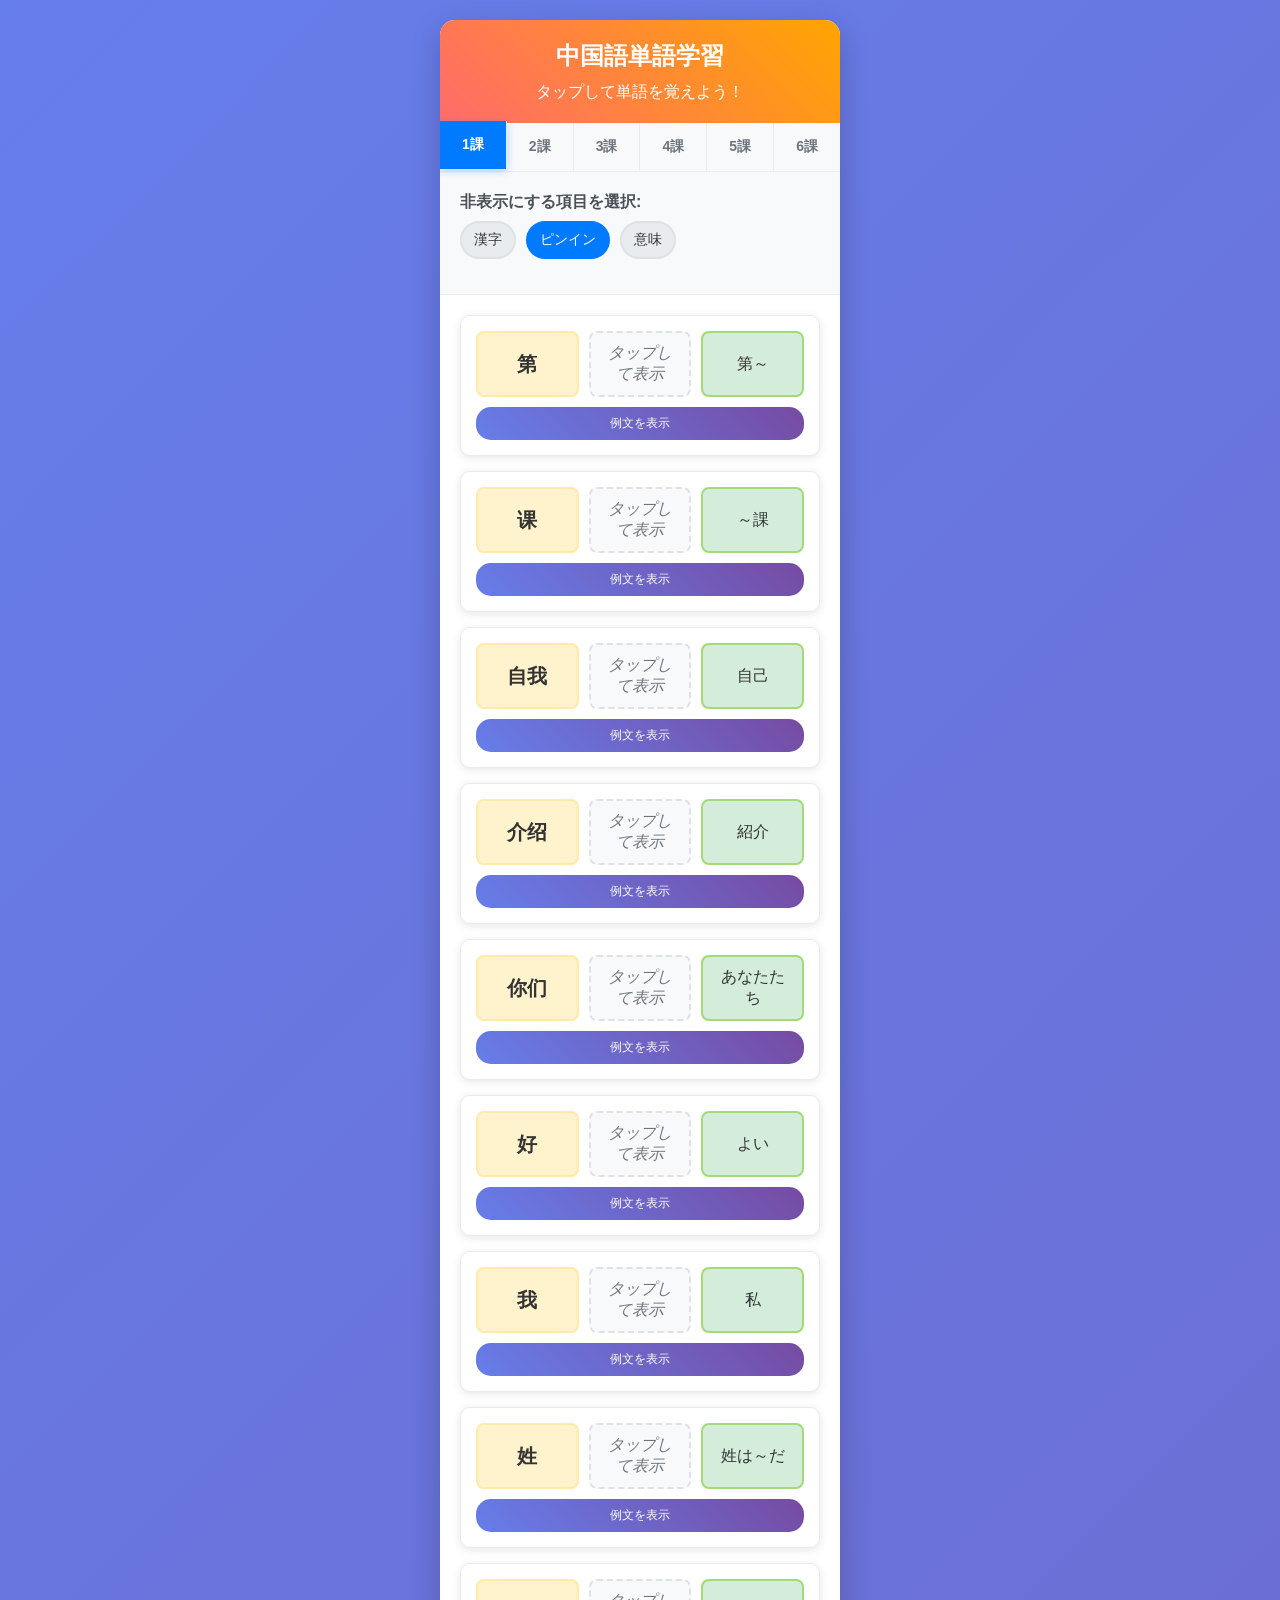
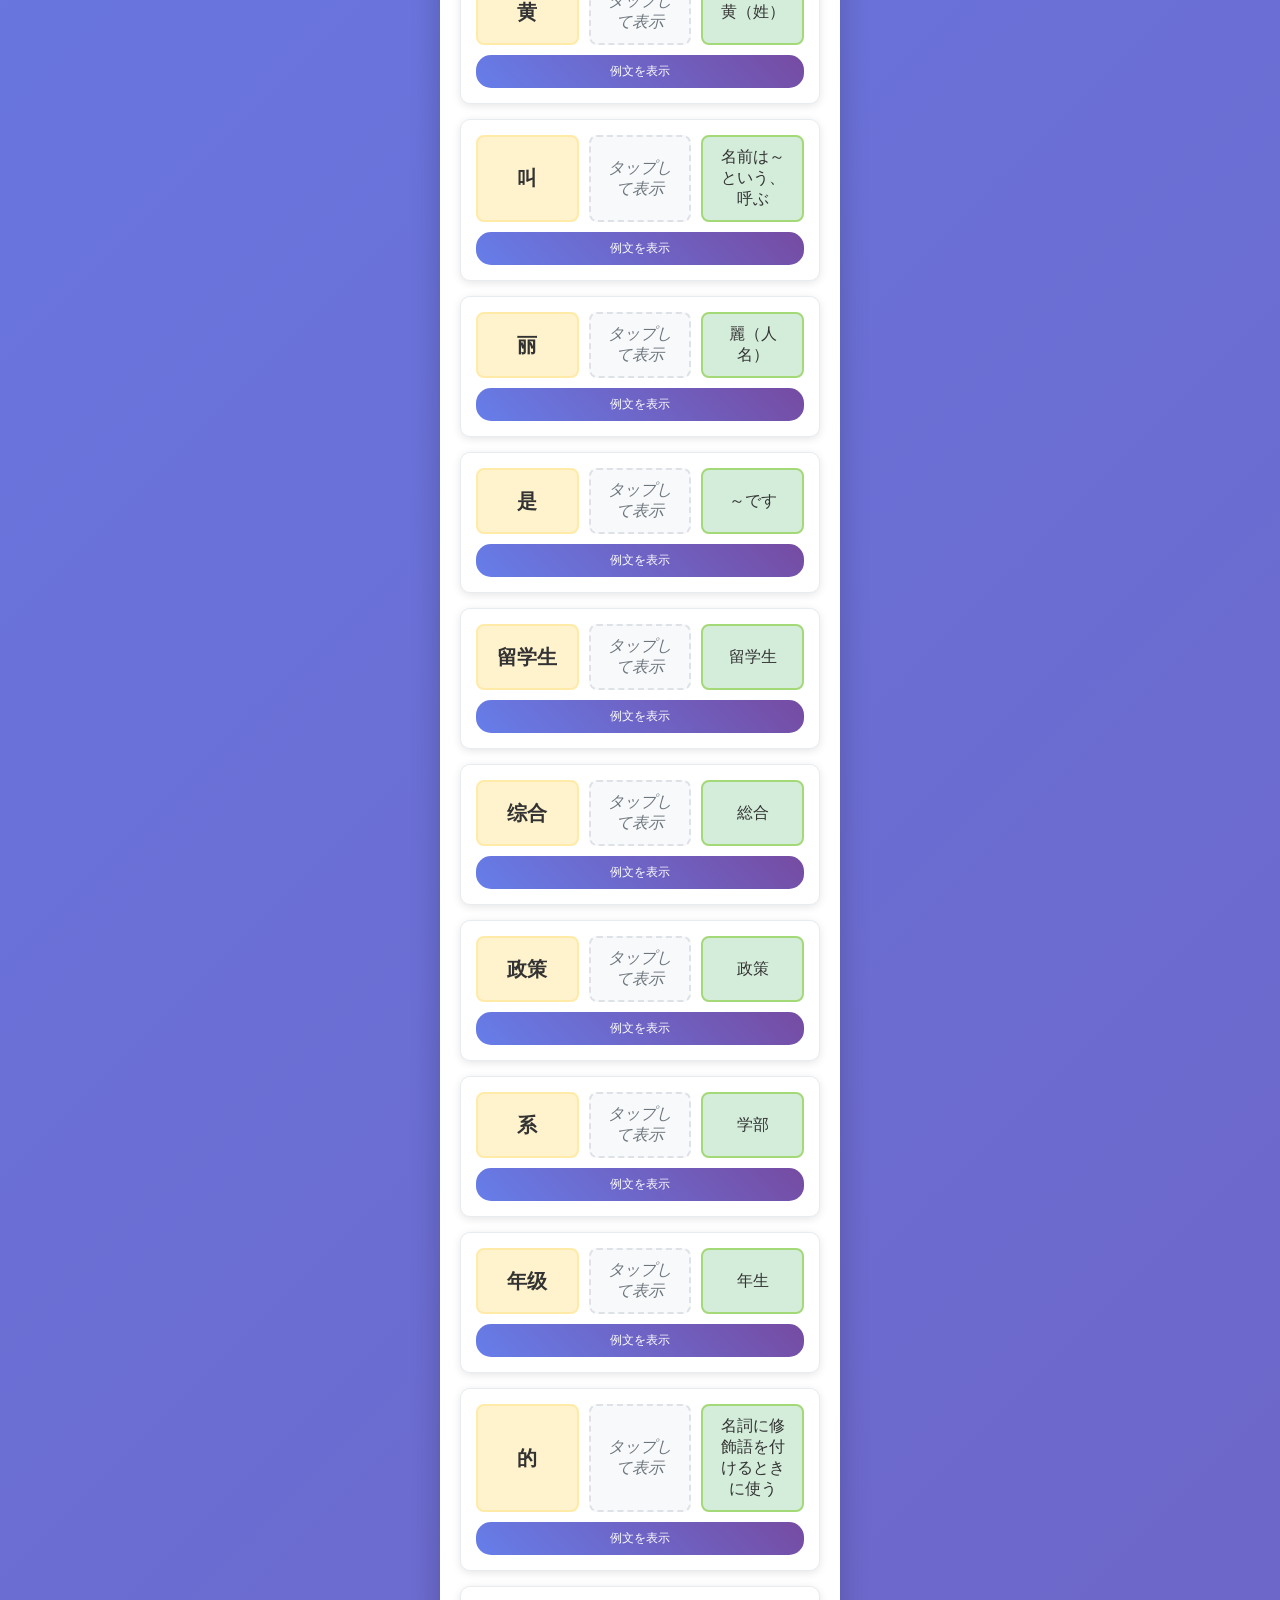
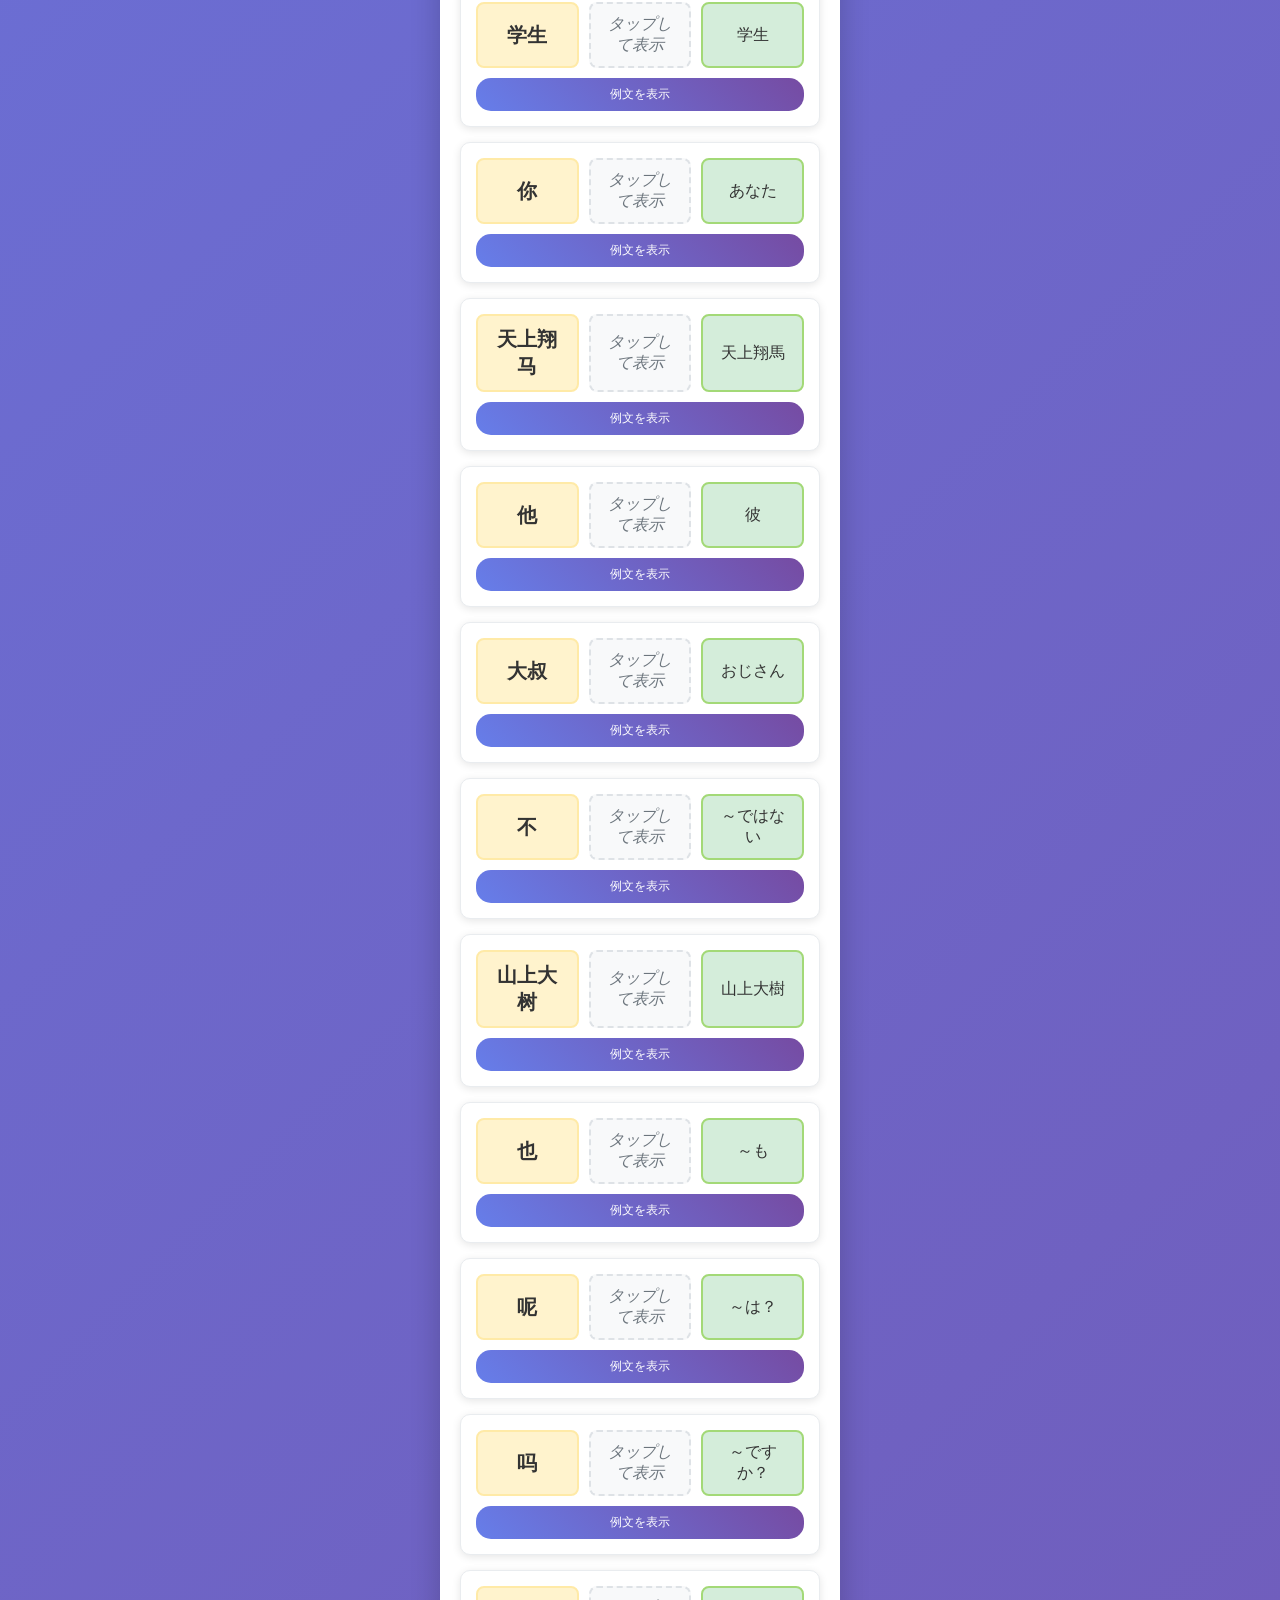
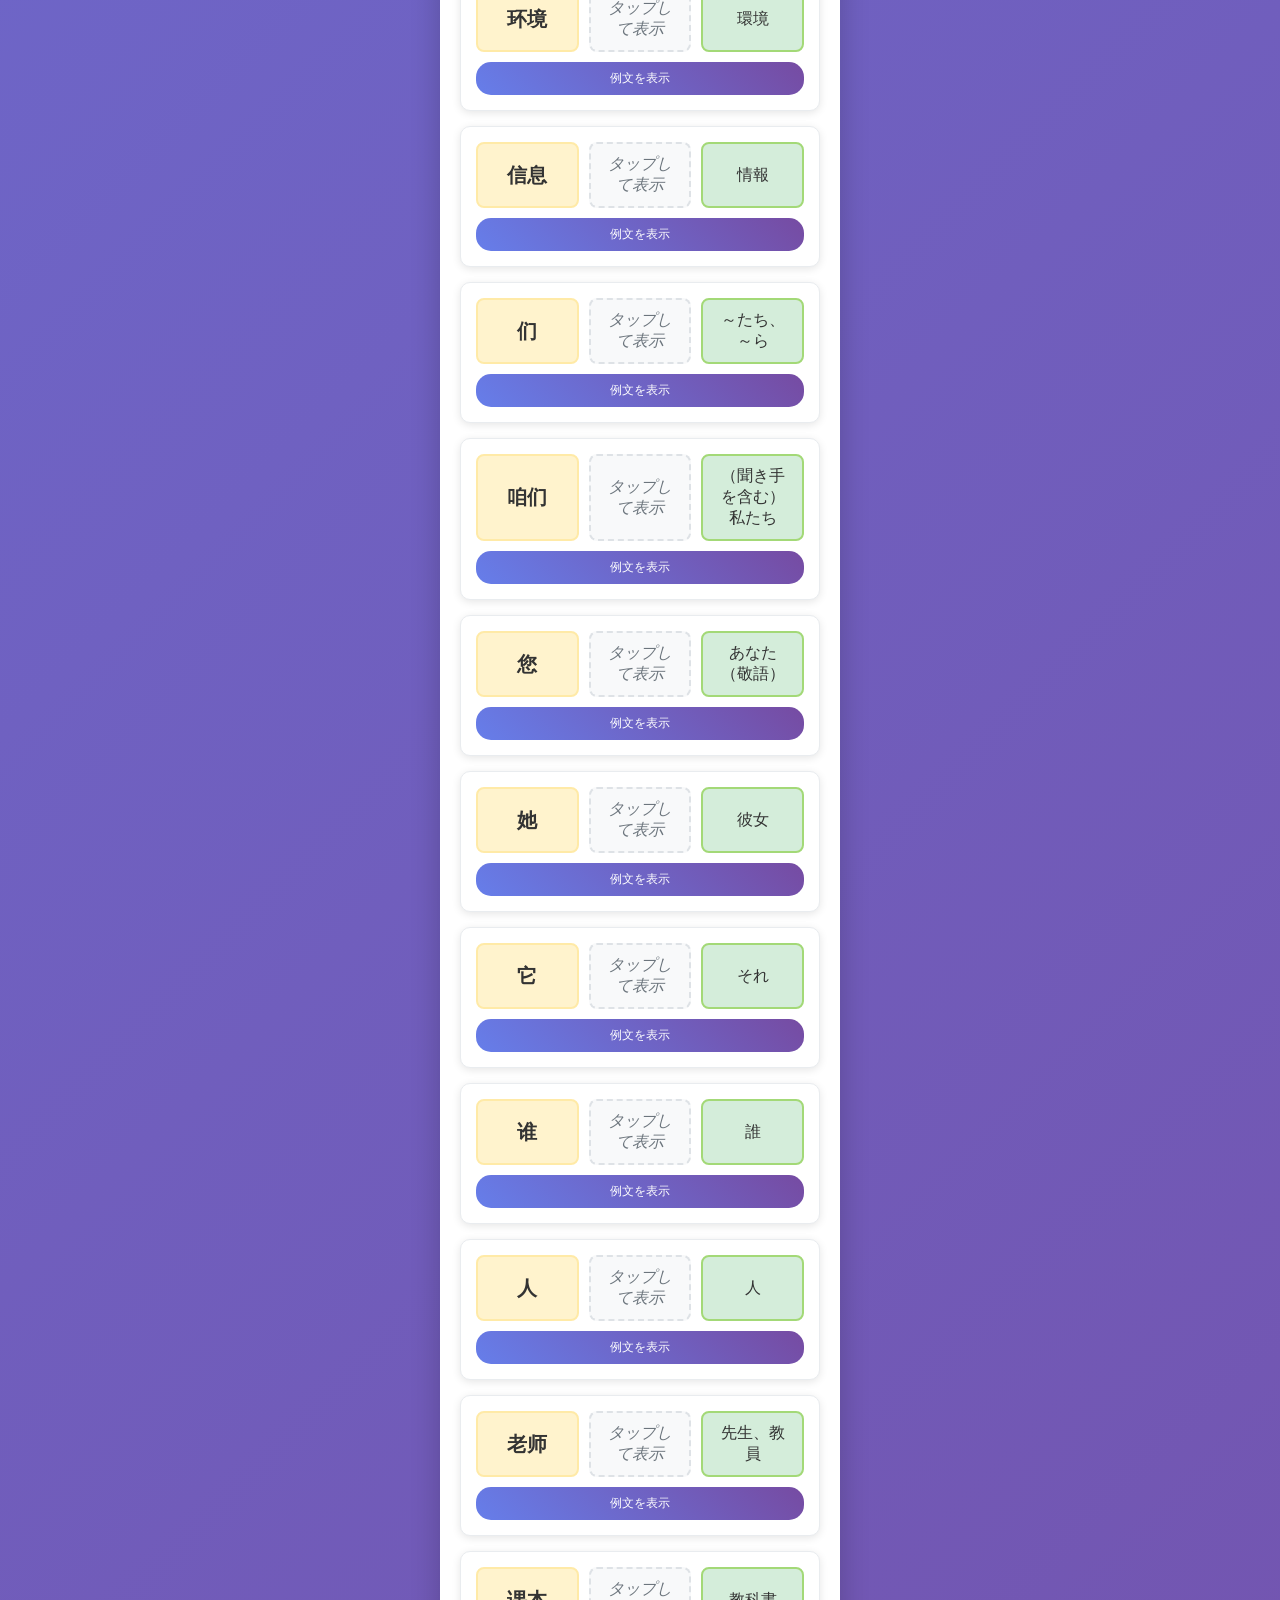
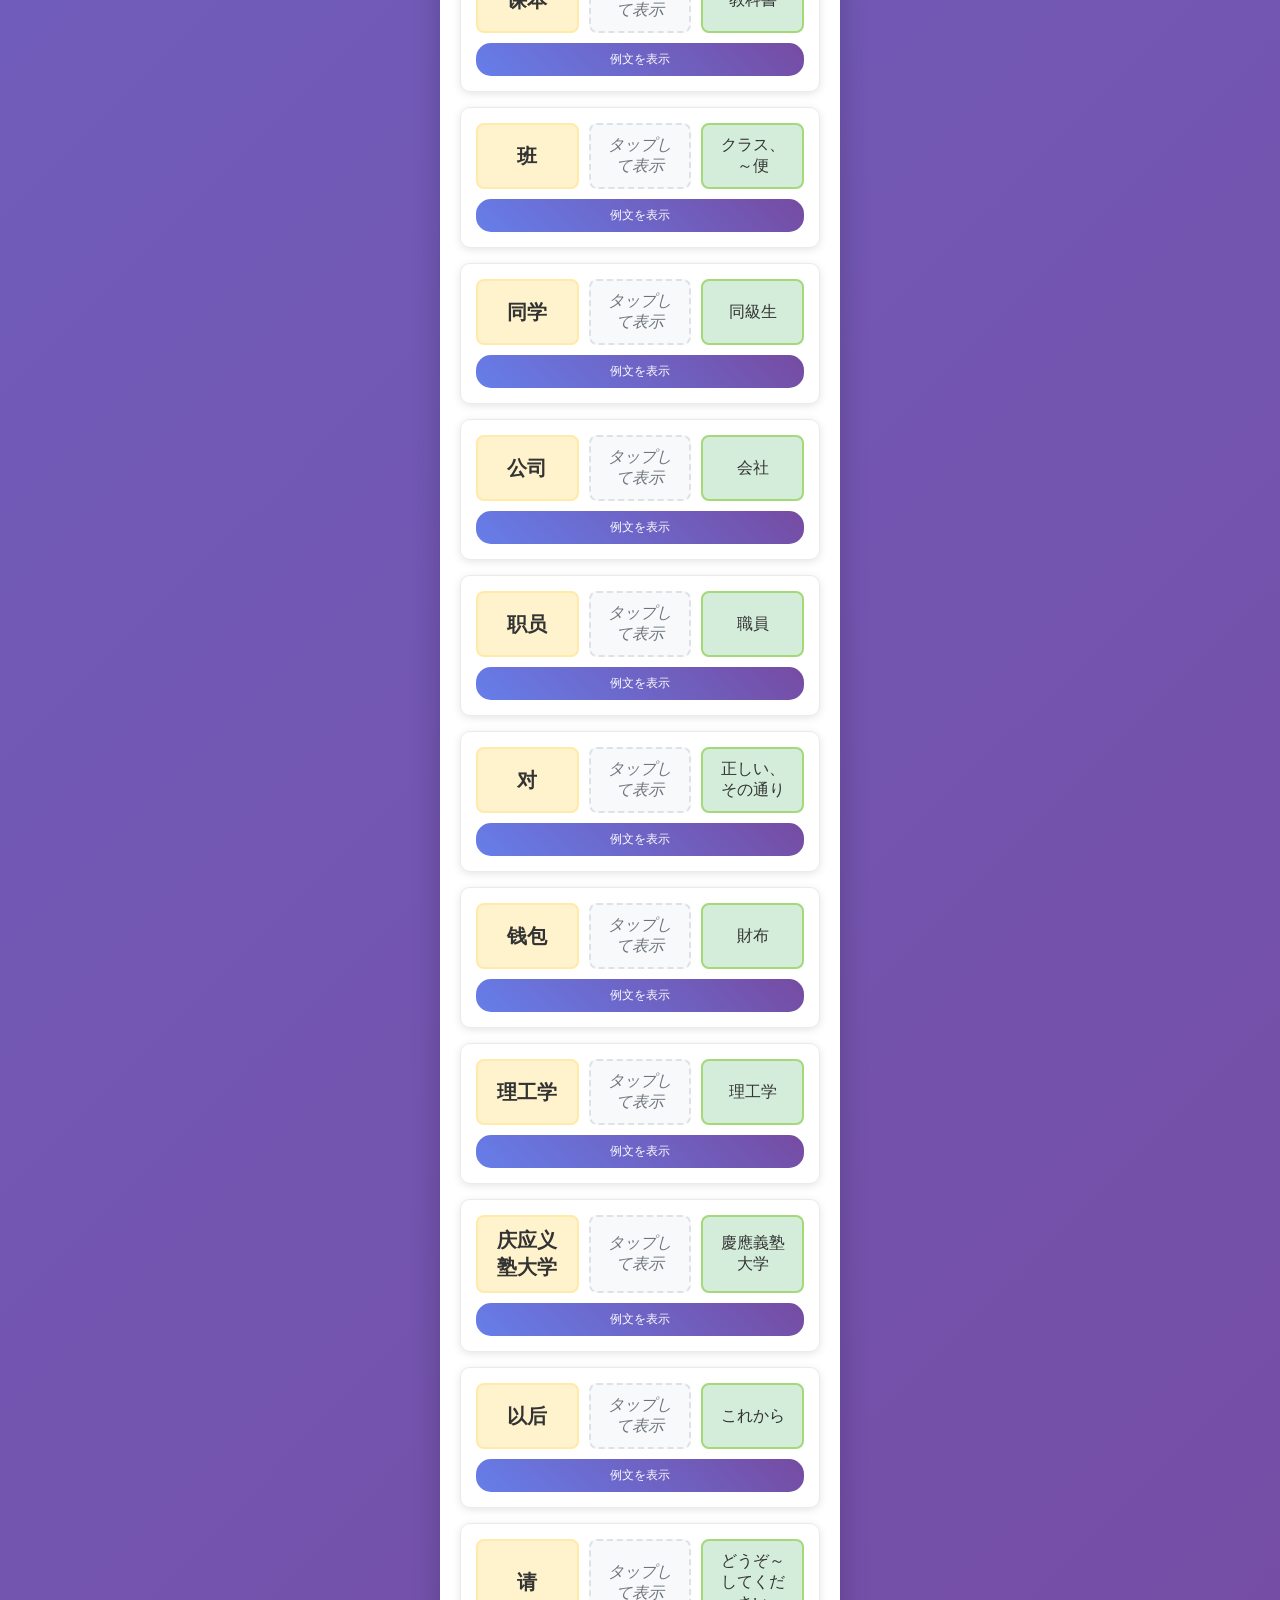
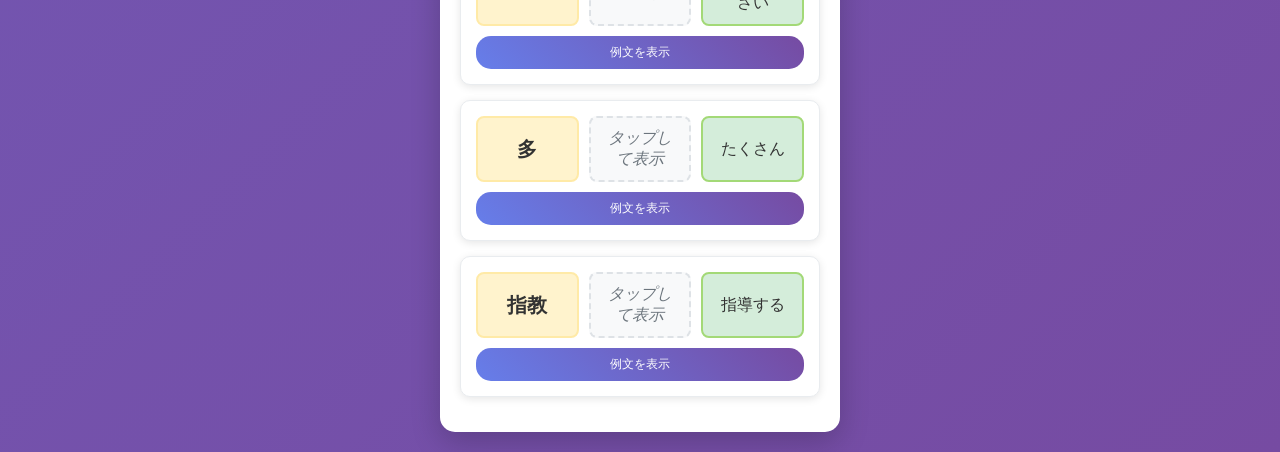
<file: vocab2/intensive1 shengci.html>
<!DOCTYPE html>
<html lang="ja">
<head>
    <meta charset="UTF-8">
    <meta name="viewport" content="width=device-width, initial-scale=1.0">
    <title>中国語単語学習</title>
    <style>
        * {
            margin: 0;
            padding: 0;
            box-sizing: border-box;
        }

        body {
            font-family: 'Helvetica Neue', Arial, sans-serif;
            background: linear-gradient(135deg, #667eea 0%, #764ba2 100%);
            min-height: 100vh;
            padding: 20px;
            color: #333;
        }

        .container {
            max-width: 400px;
            margin: 0 auto;
            background: white;
            border-radius: 15px;
            box-shadow: 0 10px 30px rgba(0,0,0,0.2);
            overflow: hidden;
        }

        .header {
            background: linear-gradient(45deg, #ff6b6b, #ffa500);
            color: white;
            padding: 20px;
            text-align: center;
        }

        .header h1 {
            font-size: 24px;
            margin-bottom: 10px;
        }

        .lesson-tabs {
            display: flex;
            background: #f8f9fa;
            border-bottom: 1px solid #e9ecef;
        }

        .lesson-tab {
            flex: 1;
            padding: 15px 10px;
            background: #f8f9fa;
            border: none;
            cursor: pointer;
            font-size: 14px;
            font-weight: 600;
            color: #6c757d;
            transition: all 0.3s ease;
            border-right: 1px solid #e9ecef;
        }

        .lesson-tab:last-child {
            border-right: none;
        }

        .lesson-tab.active {
            background: #007bff;
            color: white;
            transform: translateY(-2px);
            box-shadow: 0 2px 8px rgba(0,123,255,0.3);
        }

        .lesson-tab:hover:not(.active) {
            background: #e9ecef;
        }

        .controls {
            padding: 20px;
            background: #f8f9fa;
            border-bottom: 1px solid #e9ecef;
        }

        .control-group {
            margin-bottom: 15px;
        }

        .control-group label {
            display: block;
            margin-bottom: 8px;
            font-weight: 600;
            color: #495057;
        }

        .hide-options {
            display: flex;
            gap: 10px;
            flex-wrap: wrap;
        }

        .hide-option {
            background: #e9ecef;
            border: 2px solid #dee2e6;
            padding: 8px 12px;
            border-radius: 20px;
            cursor: pointer;
            transition: all 0.3s ease;
            font-size: 14px;
        }

        .hide-option.active {
            background: #007bff;
            color: white;
            border-color: #007bff;
        }



        .word-list {
            padding: 20px;
        }

        .word-item {
            background: #ffffff;
            border: 1px solid #e9ecef;
            border-radius: 10px;
            margin-bottom: 15px;
            padding: 15px;
            box-shadow: 0 2px 8px rgba(0,0,0,0.1);
            transition: transform 0.2s ease;
        }

        .word-item:hover {
            transform: translateY(-2px);
            box-shadow: 0 4px 15px rgba(0,0,0,0.15);
        }

        .word-content {
            display: grid;
            grid-template-columns: 1fr 1fr 1fr;
            gap: 10px;
            margin-bottom: 10px;
        }

        .word-field {
            text-align: center;
            padding: 10px;
            border-radius: 8px;
            min-height: 50px;
            display: flex;
            align-items: center;
            justify-content: center;
            cursor: pointer;
            transition: all 0.3s ease;
        }

        .word-field.chinese {
            background: #fff3cd;
            border: 2px solid #ffeaa7;
            font-size: 20px;
            font-weight: bold;
        }

        .word-field.pinyin {
            background: #d1ecf1;
            border: 2px solid #a6d8e6;
            font-style: italic;
        }

        .word-field.meaning {
            background: #d4edda;
            border: 2px solid #a3d977;
        }

        .word-field.hidden {
            background: #f8f9fa;
            border: 2px dashed #dee2e6;
            color: #6c757d;
        }

        .word-field.hidden:hover {
            background: #e9ecef;
        }

        .example-btn {
            background: linear-gradient(45deg, #667eea, #764ba2);
            color: white;
            border: none;
            padding: 8px 15px;
            border-radius: 15px;
            cursor: pointer;
            font-size: 12px;
            transition: transform 0.2s ease;
            width: 100%;
        }

        .example-btn:hover {
            transform: scale(1.05);
        }

        .example-text {
            margin-top: 10px;
            padding: 10px;
            background: #f8f9fa;
            border-left: 4px solid #007bff;
            border-radius: 5px;
            font-size: 14px;
            line-height: 1.6;
        }

        .example-text.hidden {
            display: none;
        }

        .example-chinese {
            color: #d63384;
            font-weight: bold;
        }

        .example-translation {
            color: #6c757d;
            margin-top: 5px;
        }

        @media (max-width: 480px) {
            .lesson-tabs {
                flex-wrap: wrap;
            }
            
            .lesson-tab {
                font-size: 12px;
                padding: 10px 5px;
            }
            
            .word-content {
                grid-template-columns: 1fr;
                gap: 8px;
            }
            
            .word-field {
                min-height: 40px;
                font-size: 14px;
            }
            
            .word-field.chinese {
                font-size: 18px;
            }
        }
    </style>
</head>
<body>
    <div class="container">
        <div class="header">
            <h1>中国語単語学習</h1>
            <p>タップして単語を覚えよう！</p>
        </div>

        <div class="lesson-tabs">
            <button class="lesson-tab active" data-lesson="1">1課</button>
            <button class="lesson-tab" data-lesson="2">2課</button>
            <button class="lesson-tab" data-lesson="3">3課</button>
            <button class="lesson-tab" data-lesson="4">4課</button>
            <button class="lesson-tab" data-lesson="5">5課</button>
            <button class="lesson-tab" data-lesson="6">6課</button>
        </div>



        <div class="controls">
            <div class="control-group">
                <label>非表示にする項目を選択:</label>
                <div class="hide-options">
                    <div class="hide-option" data-field="chinese">漢字</div>
                    <div class="hide-option active" data-field="pinyin">ピンイン</div>
                    <div class="hide-option" data-field="meaning">意味</div>
                </div>
            </div>
        </div>

        <div class="word-list" id="wordList">
            <!-- 単語がここに表示されます -->
        </div>
    </div>

    <script>
        // 単語データ（配列形式：[漢字, ピンイン, 意味, 例文中国語, 例文日本語]）
        const lessons = {
            1:[
                ["第", "dì", "第～", "这是第一课。", "これは第一課です。"],
                ["课", "kè", "～課", "今天我们学习第一课。", "今日私たちは第一課を学習します。"],
                ["自我", "zìwǒ", "自己", "自我介绍很重要。", "自己紹介は重要です。"],
                ["介绍", "jièshào", "紹介", "请允许我介绍一下。", "紹介させてください。"],
                ["你们", "nǐmen", "あなたたち", "你们好吗？", "あなたたちは元気ですか？"],
                ["好", "hǎo", "よい", "今天天气很好。", "今日は天気がよいです。"],
                ["我", "wǒ", "私", "我是学生。", "私は学生です。"],
                ["姓", "xìng", "姓は～だ", "我姓黄。", "私の姓は黄です。"],
                ["黄", "Huáng", "黄（姓）", "黄老师很好。", "黄先生はとてもよい方です。"],
                ["叫", "jiào", "名前は～という、呼ぶ", "我叫丽。", "私の名前は麗といいます。"],
                ["丽", "Lì", "麗（人名）", "丽是我的名字。", "麗は私の名前です。"],
                ["是", "shì", "～です", "我是留学生。", "私は留学生です。"],
                ["留学生", "liúxuéshēng", "留学生", "他是留学生。", "彼は留学生です。"],
                ["综合", "zōnghé", "総合", "综合政策很重要。", "総合政策は重要です。"],
                ["政策", "zhèngcè", "政策", "政策很复杂。", "政策は複雑です。"],
                ["系", "xì", "学部", "我在政策系。", "私は政策学部にいます。"],
                ["年级", "niánjí", "年生", "我是一年级学生。", "私は一年生です。"],
                ["的", "de", "名詞に修飾語を付けるときに使う", "我的书。", "私の本。"],
                ["学生", "xuésheng", "学生", "学生要努力学习。", "学生は一生懸命勉強しなければなりません。"],
                ["你", "nǐ", "あなた", "你好吗？", "あなたは元気ですか？"],
                ["天上翔马", "Tiānshàng Xiángmǎ", "天上翔馬", "天上翔马是我的名字。", "天上翔馬は私の名前です。"],
                ["他", "tā", "彼", "他是老师。", "彼は先生です。"],
                ["大叔", "dàshū", "おじさん", "那个大叔很好。", "あのおじさんはとてもよい方です。"],
                ["不", "bù", "～ではない", "我不是老师。", "私は先生ではありません。"],
                ["山上大树", "Shānshàng Dàshù", "山上大樹", "山上大树是学生。", "山上大樹は学生です。"],
                ["也", "yě", "～も", "我也是学生。", "私も学生です。"],
                ["呢", "ne", "～は？", "你呢？", "あなたは？"],
                ["吗", "ma", "～ですか？", "你好吗？", "あなたは元気ですか？"],
                ["环境", "huánjìng", "環境", "环境很重要。", "環境は重要です。"],
                ["信息", "xìnxī", "情報", "这是重要信息。", "これは重要な情報です。"],
                ["们", "men", "～たち、～ら", "学生们很努力。", "学生たちは一生懸命です。"],
                ["咱们", "zánmen", "（聞き手を含む）私たち", "咱们一起学习。", "私たちは一緒に勉強しましょう。"],
                ["您", "nín", "あなた（敬語）", "您好。", "こんにちは（敬語）。"],
                ["她", "tā", "彼女", "她是老师。", "彼女は先生です。"],
                ["它", "tā", "それ", "它很重要。", "それは重要です。"],
                ["谁", "shéi", "誰", "谁是老师？", "誰が先生ですか？"],
                ["人", "rén", "人", "好人很多。", "よい人がたくさんいます。"],
                ["老师", "lǎoshī", "先生、教員", "老师很好。", "先生はとてもよい方です。"],
                ["课本", "kèběn", "教科書", "课本在桌子上。", "教科書は机の上にあります。"],
                ["班", "bān", "クラス、～便", "我们班很好。", "私たちのクラスはとてもよいです。"],
                ["同学", "tóngxué", "同級生", "同学们很友好。", "同級生たちはとても親切です。"],
                ["公司", "gōngsī", "会社", "公司很大。", "会社は大きいです。"],
                ["职员", "zhíyuán", "職員", "职员很忙。", "職員は忙しいです。"],
                ["对", "duì", "正しい、その通り", "对，你说得对。", "そうです、あなたの言うとおりです。"],
                ["钱包", "qiánbāo", "財布", "钱包在哪里？", "財布はどこにありますか？"],
                ["理工学", "lǐgōngxué", "理工学", "理工学很难。", "理工学は難しいです。"],
                ["庆应义塾大学", "Qìngyìng yìshú dàxué", "慶應義塾大学", "庆应义塾大学很有名。", "慶應義塾大学はとても有名です。"],
                ["以后", "yǐhòu", "これから", "以后请多指教。", "これからよろしくお願いします。"],
                ["请", "qǐng", "どうぞ～してください", "请坐。", "どうぞ座ってください。"],
                ["多", "duō", "たくさん", "书很多。", "本がたくさんあります。"],
                ["指教", "zhǐjiào", "指導する", "请多指教。", "どうぞご指導ください。"]
                ],
            2:[
                ["去", "qù", "行く", "我去食堂。", "私は食堂に行きます。"],
                ["食堂", "shítáng", "食堂", "食堂的饭很好吃。", "食堂のご飯はとても美味しいです。"],
                ["今天", "jīntiān", "今日", "今天天气很好。", "今日は天気がよいです。"],
                ["中午", "zhōngwǔ", "昼", "中午我们吃饭。", "昼に私たちは食事をします。"],
                ["一起", "yìqǐ", "一緒に", "我们一起去吧。", "私たちは一緒に行きましょう。"],
                ["吃饭", "chīfàn", "食事をする", "你吃饭了吗？", "あなたは食事をしましたか？"],
                ["吧", "ba", "～しましょう、～でしょう？", "我们去吧。", "私たちは行きましょう。"],
                ["啊", "a", "感嘆や語気を和らげる役割を果たす", "好啊！", "いいですね！"],
                ["哪儿", "nǎr", "どこ", "你去哪儿？", "あなたはどこに行きますか？"],
                ["车站", "chēzhàn", "駅", "车站附近有很多店。", "駅の近くにはたくさんの店があります。"],
                ["附近", "fùjìn", "近く", "学校附近很方便。", "学校の近くはとても便利です。"],
                ["有", "yǒu", "ある、いる", "这里有很多人。", "ここにはたくさんの人がいます。"],
                ["牛排", "niúpái", "ステーキ", "牛排很好吃。", "ステーキはとても美味しいです。"],
                ["店", "diàn", "店", "这个店很有名。", "この店はとても有名です。"],
                ["那儿", "nàr", "そこ、あそこ", "那儿有什么？", "そこには何がありますか？"],
                ["减肥", "jiǎnféi", "ダイエットをする", "我在减肥。", "私はダイエットをしています。"],
                ["吃", "chī", "食べる", "我吃中国菜。", "私は中国料理を食べます。"],
                ["学校", "xuéxiào", "学校", "学校很大。", "学校は大きいです。"],
                ["这儿", "zhèr", "ここ", "这儿很安静。", "ここはとても静かです。"],
                ["什么", "shénme", "何", "你吃什么？", "あなたは何を食べますか？"],
                ["好吃", "hǎochī", "（食べて）美味しい", "这个菜很好吃。", "この料理はとても美味しいです。"],
                ["中国菜", "zhōngguócài", "中国料理", "我喜欢中国菜。", "私は中国料理が好きです。"],
                ["很", "hěn", "とても", "今天很热。", "今日はとても暑いです。"],
                ["经常", "jīngcháng", "いつも", "我经常去图书馆。", "私はいつも図書館に行きます。"],
                ["这个", "zhège", "これ、この", "这个很好。", "これはとてもよいです。"],
                ["拉面", "lāmiàn", "ラーメン", "拉面很好吃。", "ラーメンはとても美味しいです。"],
                ["饺子", "jiǎozi", "餃子", "饺子是中国菜。", "餃子は中国料理です。"],
                ["套餐", "tàocān", "セット", "套餐很便宜。", "セットはとても安いです。"],
                ["说", "shuō", "言う、話す", "老师说得很好。", "先生はとても上手に話します。"],
                ["都", "dōu", "すべて、全部", "我们都去。", "私たちは皆行きます。"],
                ["主食", "zhǔshí", "主食", "米饭是主食。", "ご飯は主食です。"],
                ["呀", "ya", "感嘆や語気を和らげる役割を果たす", "好呀！", "いいですね！"],
                ["菜", "cài", "料理", "这个菜很辣。", "この料理はとても辛いです。"],
                ["这", "zhè", "これ、この", "这是我的书。", "これは私の本です。"],
                ["些", "xiē", "～ら", "这些书很好。", "これらの本はとてもよいです。"],
                ["这里", "zhèli", "ここ", "这里很安静。", "ここはとても静かです。"],
                ["那", "nà", "それ、あれ、その、あの", "那是什么？", "それは何ですか？"],
                ["那个", "nàge", "それ、あれ、その、あの", "那个人是谁？", "あの人は誰ですか？"],
                ["那里", "nàli", "そこ", "那里有什么？", "そこには何がありますか？"],
                ["哪", "nǎ", "どれ、どの", "哪个好？", "どれがよいですか？"],
                ["哪个", "nǎge", "どれ、どの", "哪个是你的？", "どれがあなたのですか？"],
                ["哪里", "nǎli", "どこ", "你去哪里？", "あなたはどこに行きますか？"],
                ["学习", "xuéxí", "学ぶ、勉強する", "我学习汉语。", "私は中国語を勉強します。"],
                ["汉语", "Hànyǔ", "中国語", "汉语很难。", "中国語は難しいです。"],
                ["图书馆", "túshūguǎn", "図書館", "图书馆很安静。", "図書館はとても静かです。"],
                ["有点儿", "yǒudiǎnr", "少し（話者にとってマイナスのニュアンスを含むことがある）", "今天有点儿冷。", "今日は少し寒いです。"],
                ["非常", "fēicháng", "非常に", "今天非常热。", "今日は非常に暑いです。"],
                ["特别", "tèbié", "特に", "这个特别好。", "これは特によいです。"],
                ["三明治", "sānmíngzhì", "サンドウィッチ", "三明治很好吃。", "サンドウィッチはとても美味しいです。"],
                ["贵", "guì", "高い", "这个很贵。", "これはとても高いです。"],
                ["不太", "bú tài", "あまり～ない", "不太好。", "あまりよくありません。"],
                ["教室", "jiàoshì", "教室", "教室很大。", "教室は大きいです。"],
                ["星巴克", "Xīngbākè", "スターバックス", "星巴克的咖啡很好。", "スターバックスのコーヒーはとてもよいです。"],
                ["喝", "hē", "飲む", "我喝茶。", "私はお茶を飲みます。"],
                ["茶", "chá", "お茶", "中国茶很好。", "中国茶はとてもよいです。"],
                ["不过", "búguò", "ただし、でも", "很好，不过有点儿贵。", "とてもよいですが、少し高いです。"],
                ["羡慕", "xiànmù", "羨ましい", "我很羡慕你。", "私はあなたがとても羨ましいです。"],
                ["和", "hé", "～と", "我和你一起去。", "私とあなたは一緒に行きます。"],
                ["辣", "là", "辛い", "这个菜很辣。", "この料理はとても辛いです。"],
                ["冰激凌", "bīngjīlíng", "アイスクリーム", "冰激凌很甜。", "アイスクリームはとても甘いです。"],
                ["杏仁豆腐", "xìngrén dòufu", "杏仁豆腐", "杏仁豆腐很好吃。", "杏仁豆腐はとても美味しいです。"],
                ["咸", "xián", "塩辛い、しょっぱい", "这个菜很咸。", "この料理はとても塩辛いです。"],
                ["甜", "tián", "甘い", "这个很甜。", "これはとても甘いです。"]
                ],
            3:[
                ["家", "jiā", "家", "我的家在横滨。", "私の家は横浜にあります。"],
                ["在", "zài", "ある、いる", "我在家里。", "私は家にいます。"],
                ["横滨", "Héngbīn", "横浜", "横滨很漂亮。", "横浜はとても美しいです。"],
                ["宿舍", "sùshè", "寮", "我住在宿舍里。", "私は寮に住んでいます。"],
                ["和", "hé", "～と", "我和家人一起住。", "私は家族と一緒に住んでいます。"],
                ["家人", "jiārén", "家族", "我的家人很好。", "私の家族はとてもよいです。"],
                ["在", "zài", "～で", "我在学校学习。", "私は学校で勉強しています。"],
                ["外面", "wàimiàn", "外", "外面很冷。", "外はとても寒いです。"],
                ["租", "zū", "借りる", "我租房子。", "私は家を借りています。"],
                ["房子", "fángzi", "家、家屋", "这个房子很大。", "この家はとても大きいです。"],
                ["个", "ge", "～個", "一个苹果。", "一個のリンゴ。"],
                ["做", "zuò", "作る", "我做饭。", "私は料理を作ります。"],
                ["打扫", "dǎsǎo", "掃除をする", "我打扫房间。", "私は部屋を掃除します。"],
                ["房间", "fángjiān", "部屋", "房间很干净。", "部屋はとても清潔です。"],
                ["洗", "xǐ", "洗う", "我洗衣服。", "私は洋服を洗います。"],
                ["衣服", "yīfu", "衣服", "这件衣服很漂亮。", "この洋服はとても美しいです。"],
                ["会", "huì", "～できる（習得）、～だろう（推測）", "我会说中文。", "私は中国語を話すことができます。"],
                ["真", "zhēn", "本当に", "真好！", "本当によいです！"],
                ["厉害", "lìhai", "すごい、酷い", "你真厉害！", "あなたは本当にすごいです！"],
                ["跟", "gēn", "～と", "我跟你一起去。", "私はあなたと一緒に行きます。"],
                ["别", "bié", "～するな", "别着急。", "急がないでください。"],
                ["多嘴", "duōzuǐ", "差し出口をはさむ", "别多嘴。", "差し出口をはさまないでください。"],
                ["问", "wèn", "尋ねる", "我问老师。", "私は先生に尋ねます。"],
                ["呢", "ne", "～している", "你在做什么呢？", "あなたは何をしていますか？"],
                ["生活", "shēnghuó", "生活", "生活很快乐。", "生活はとても楽しいです。"],
                ["兄弟", "xiōngdì", "兄弟", "我有两个兄弟。", "私には二人の兄弟がいます。"],
                ["姐妹", "jiěmèi", "姉妹", "她有三个姐妹。", "彼女には三人の姉妹がいます。"],
                ["还", "hái", "また、さらに", "我还要学习。", "私はまた勉強しなければなりません。"],
                ["只", "zhī", "動物、鳥、虫を数える", "一只猫。", "一匹の猫。"],
                ["猫", "māo", "猫", "猫很可爱。", "猫はとても可愛いです。"],
                ["以前", "yǐqián", "以前", "以前我住在东京。", "以前私は東京に住んでいました。"],
                ["计划", "jìhuà", "計画", "我有一个计划。", "私には計画があります。"],
                ["生育", "shēngyù", "出産", "计划生育很重要。", "計画出産は重要です。"],
                ["上", "shàng", "上、前の", "书在桌子上。", "本は机の上にあります。"],
                ["下", "xià", "下、次の", "下课了。", "授業が終わりました。"],
                ["前", "qián", "前", "学校前面有公园。", "学校の前に公園があります。"],
                ["后", "hòu", "後ろ", "房子后面有花园。", "家の後ろに庭があります。"],
                ["里", "lǐ", "中", "房间里很安静。", "部屋の中はとても静かです。"],
                ["外", "wài", "外", "外面下雨了。", "外は雨が降っています。"],
                ["左", "zuǒ", "左", "银行在左边。", "銀行は左側にあります。"],
                ["右", "yòu", "右", "邮局在右边。", "郵便局は右側にあります。"],
                ["旁", "páng", "隣", "学校旁边有书店。", "学校の隣に本屋があります。"],
                ["东", "dōng", "東", "东京在东边。", "東京は東にあります。"],
                ["南", "nán", "南", "南方很暖和。", "南は暖かいです。"],
                ["西", "xī", "西", "西边有山。", "西には山があります。"],
                ["北", "běi", "北", "北方很冷。", "北は寒いです。"],
                ["地铁", "dìtiě", "地下鉄", "我坐地铁去上班。", "私は地下鉄に乗って通勤します。"],
                ["办公室", "bàngōngshì", "事務室、研究室", "办公室很安静。", "事務室はとても静かです。"],
                ["明天", "míngtiān", "明日", "明天去海边。", "明日海辺に行きます。"],
                ["海边", "hǎibiān", "海辺", "海边很美。", "海辺はとても美しいです。"],
                ["怕", "pà", "恐れる、心配する", "我怕晒黑。", "私は日焼けを恐れています。"],
                ["晒黑", "shàihēi", "日に焼ける", "夏天容易晒黑。", "夏は日に焼けやすいです。"],
                ["熟", "shú", "よく知っている", "我们很熟。", "私たちはとてもよく知っています。"],
                ["最", "zuì", "最も", "最好的朋友。", "最もよい友だち。"],
                ["要好", "yàohǎo", "仲良くする", "我们要好。", "私たちは仲良くしています。"],
                ["朋友", "péngyou", "友だち", "朋友很重要。", "友だちは重要です。"],
                ["一点儿", "yìdiǎnr", "少し", "一点儿时间。", "少しの時間。"],
                ["着急", "zháojí", "急いでいる", "别着急。", "急がないでください。"],
                ["这么", "zhème", "こんなに", "这么好！", "こんなによい！"],
                ["东西", "dōngxi", "もの", "这个东西很好。", "このものはとてもよいです。"],
                ["笔", "bǐ", "ペン", "我买了一支笔。", "私はペンを一本買いました。"],
                ["书", "shū", "本", "书很有趣。", "本はとても面白いです。"],
                ["狗", "gǒu", "犬", "狗很可爱。", "犬はとても可愛いです。"],
                ["苹果", "píngguǒ", "リンゴ", "苹果很甜。", "リンゴはとても甘いです。"],
                ["家具", "jiājù", "家具", "家具很新。", "家具はとても新しいです。"],
                ["筷子", "kuàizi", "箸", "用筷子吃饭。", "箸を使って食事をします。"],
                ["餐厅", "cāntīng", "レストラン", "餐厅的菜很好吃。", "レストランの料理はとても美味しいです。"],
                ["头发", "tóufà", "髪の毛", "头发很长。", "髪の毛はとても長いです。"],
                ["英语", "Yīngyǔ", "英語", "我学英语。", "私は英語を学びます。"],
                ["法语", "Fǎyǔ", "フランス語", "法语很难。", "フランス語は難しいです。"],
                ["长野", "Chángyě", "長野", "长野很美。", "長野はとても美しいです。"],
                ["寂寞", "jìmò", "寂しい", "一个人很寂寞。", "一人でいるととても寂しいです。"]
                ],
            4:[
                ["打工", "dǎgōng", "アルバイトをする", "我在餐厅打工。", "私はレストランでアルバイトをしています。"],
                ["要", "yào", "かかる、要する", "从家到公司要一个小时。", "家から会社まで1時間かかります。"],
                ["多长", "duōcháng", "どれくらい長い", "这条路有多长？", "この道はどれくらい長いですか？"],
                ["时间", "shíjiān", "時間", "你有时间吗？", "時間ありますか？"],
                ["从", "cóng", "～から", "我从北京来。", "私は北京から来ました。"],
                ["下午", "xiàwǔ", "午後", "我们下午去看电影吧。", "午後に映画を見に行きましょう。"],
                ["到", "dào", "～まで", "工作到晚上六点。", "仕事は夜6時までです。"],
                ["晚上", "wǎnshang", "夜", "晚上我想看书。", "夜に本を読みたいです。"],
                ["大概", "dàgài", "大体", "他大概三十岁。", "彼はだいたい30歳です。"],
                ["小时", "xiǎoshí", "～時間", "我们学了两个小时。", "私たちは2時間勉強しました。"],
                ["左右", "zuǒyòu", "～くらい", "要花五十元左右。", "50元くらいかかります。"],
                ["那", "nà", "それでは、じゃあ", "那我们走吧。", "じゃあ、行きましょう。"],
                ["巧", "qiǎo", "都合が良い", "你也来这儿，真巧！", "君もここに来てたの？本当に偶然だね！"],
                ["天", "tiān", "～日", "我三天后回家。", "私は3日後に帰ります。"],
                ["想", "xiǎng", "～したい", "我想吃拉面。", "ラーメンが食べたいです。"],
                ["参加", "cānjiā", "参加する", "他参加了比赛。", "彼は試合に参加しました。"],
                ["国际", "guójì", "国際", "这是一个国际会议。", "これは国際会議です。"],
                ["交流", "jiāoliú", "交流（する）", "我们常常交流文化。", "私たちはよく文化交流をします。"],
                ["俱乐部", "jùlèbù", "クラブ", "我加入了足球俱乐部。", "私はサッカークラブに入りました。"],
                ["活动", "huódòng", "活動", "这个活动很有趣。", "このイベントはとても面白いです。"],
                ["背后", "bèihòu", "背後", "他在我背后说话。", "彼は私の背後で話しています。"],
                ["坏话", "huàihuà", "悪口", "不要说别人的坏话。", "他人の悪口を言わないでください。"],
                ["哎呀", "āiyā", "あれ、まあ、おや", "哎呀，我忘了带钱包！", "あれ、財布を忘れた！"],
                ["冤枉", "yuānwàng", "無実の罪を着せる", "他是被冤枉的。", "彼は無実の罪を着せられました。"],
                ["周", "zhōu", "週", "我每周都去游泳。", "私は毎週泳ぎに行きます。"],
                ["没问题", "méi wèntí", "大丈夫", "放心，没问题。", "安心して、大丈夫です。"],
                ["中华街", "zhōnghuájiē", "中華街", "我们去中华街吃饭吧。", "中華街に食べに行こう。"],
                ["知道", "zhīdao", "知っている", "你知道这个人吗？", "この人を知っていますか？"],
                ["四川", "Sìchuān", "四川省", "四川菜很辣。", "四川料理はとても辛いです。"],
                ["正宗", "zhèngzōng", "本場の", "这是正宗的四川火锅。", "これは本場の四川火鍋です。"],
                ["自行车", "zìxíngchē", "自転車", "我每天骑自行车上学。", "私は毎日自転車で通学しています。"]
                ],
            5:[
                ["对", "duì", "～について", "我对历史很感兴趣。", "私は歴史にとても興味があります。"],
                ["世界", "shìjiè", "世界", "世界很大，也很精彩。", "世界は広く、素晴らしいです。"],
                ["遗产", "yíchǎn", "遺産", "长城是中国的重要文化遗产。", "万里の長城は中国の重要な文化遺産です。"],
                ["感兴趣", "gǎnxìngqu", "興味がある", "他对中国文化很感兴趣。", "彼は中国文化にとても興味があります。"],
                ["脸书", "Liǎnshū", "Facebook", "我在脸书上看到你的照片了。", "Facebookであなたの写真を見ました。"],
                ["照片", "zhàopiàn", "写真", "她给我看了一些旅游的照片。", "彼女は旅行の写真を見せてくれました。"],
                ["拍", "pāi", "撮る", "我们在清水寺拍了很多照片。", "私たちは清水寺でたくさん写真を撮りました。"],
                ["得", "de", "補語構造を作る助詞", "他说得很好。", "彼はとても上手に話しました。"],
                ["清水寺", "Qīngshuǐsì", "清水寺", "清水寺是京都有名的景点。", "清水寺は京都の有名な観光地です。"],
                ["二条城", "Èrtiáochéng", "二条城", "我们参观了二条城。", "私たちは二条城を見学しました。"],
                ["好", "hǎo", "とても", "这部电影好精彩。", "この映画はとても素晴らしいです。"],
                ["气派", "qìpai", "立派である", "这座建筑非常气派。", "この建物はとても立派です。"],
                ["京都", "Jīngdū", "京都", "我去年去了京都旅行。", "私は去年京都に旅行しました。"],
                ["旅游", "lǚyóu", "旅行する", "我们暑假去日本旅游。", "私たちは夏休みに日本へ旅行に行きます。"],
                ["了", "le", "～になった", "我学中文两年了。", "私は中国語を2年間勉強しています。"],
                ["暑假", "shǔjià", "夏休み", "暑假我打算去海边。", "夏休みに海へ行くつもりです。"],
                ["回国", "huí guó", "帰国する", "他明天回国。", "彼は明日帰国します。"],
                ["带", "dài", "連れる、持つ", "我带朋友去东京玩。", "友達を連れて東京に行きます。"],
                ["逛", "guàng", "ぶらぶらする", "我喜欢逛街。", "私は街をぶらぶらするのが好きです。"],
                ["在", "zài", "～している", "我在写作业。", "私は宿題をしています。"],
                ["聊", "liáo", "おしゃべりをする", "我们在咖啡馆聊天。", "私たちはカフェでおしゃべりしています。"],
                ["开心", "kāixīn", "楽しい", "和朋友在一起很开心。", "友達と一緒にいるととても楽しいです。"],
                ["打算", "dǎsuàn", "～するつもりだ", "我打算暑假去中国。", "私は夏休みに中国へ行くつもりです。"],
                ["能", "néng", "～できる", "我能说一点儿中文。", "私は少し中国語が話せます。"],
                ["错过", "cuòguò", "逃す", "我不想错过这次机会。", "このチャンスを逃したくありません。"],
                ["机会", "jīhuì", "機会", "这次是个很好的机会。", "今回はとても良いチャンスです。"],
                ["就", "jiù", "強調、すぐに", "他一到家就睡觉了。", "彼は家に着くとすぐ寝ました。"],
                ["订", "dìng", "予約する", "我已经订了机票。", "私はすでに飛行機のチケットを予約しました。"],
                ["机票", "jīpiào", "飛行機チケット", "你买机票了吗？", "飛行機のチケットを買いましたか？"],
                ["王羲之", "Wáng Xīzhī", "王羲之", "王羲之是著名的书法家。", "王羲之は有名な書道家です。"],
                ["字", "zì", "字", "他的字写得很好看。", "彼の字はとてもきれいです。"],
                ["开车", "kāichē", "車を運転する", "我每天自己开车上班。", "私は毎日車で通勤しています。"],
                ["年纪", "niánjì", "年齢", "她的年纪不小了。", "彼女はもう若くありません。"],
                ["秘密", "mìmì", "秘密", "这是个小秘密。", "これはちょっとした秘密です。"],
                ["事儿", "shìr", "事", "你有什么事儿？", "何かあったの？"],
                ["三国演义", "Sānguó yǎnyì", "三国演義", "我在读《三国演义》。", "私は『三国演義』を読んでいます。"],
                ["问题", "wèntí", "問題", "这个问题很难。", "この問題は難しいです。"],
                ["想", "xiǎng", "考える", "让我想一想。", "ちょっと考えさせてください。"],
                ["自由女神像", "Zìyóu nǚshén xiàng", "自由の女神像", "我想去看自由女神像。", "私は自由の女神像を見に行きたいです。"]
                ],
            6: [
                ["各地", "gèdì", "各地", "这个节日在中国各地都很受欢迎。", "この祭りは中国各地で人気があります。"],
                ["文化", "wénhuà", "文化", "我喜欢学习不同国家的文化。", "私はさまざまな国の文化を学ぶのが好きです。"],
                ["差异", "chāyì", "違い", "东西方文化有很大的差异。", "東洋と西洋の文化には大きな違いがあります。"],
                ["比", "bǐ", "～より", "今天比昨天冷。", "今日は昨日より寒いです。"],
                ["还", "hái", "まだ", "他还没来。", "彼はまだ来ていません。"],
                ["因为", "yīnwèi", "なぜなら", "我没去，因为下雨了。", "雨が降ったので行きませんでした。"],
                ["觉得", "juéde", "思う", "我觉得这本书很有意思。", "この本は面白いと思います。"],
                ["定", "dìng", "決める", "我们还没定去哪儿。", "私たちはまだどこに行くか決めていません。"],
                ["地方", "dìfang", "場所", "这个地方真漂亮。", "この場所は本当にきれいです。"],
                ["先", "xiān", "まず", "我们先吃饭，然后看电影。", "まずご飯を食べて、それから映画を見ましょう。"],
                ["北京", "Běijīng", "北京", "我去年去过北京。", "私は去年北京に行きました。"],
                ["然后", "ránhòu", "その後", "我下了课，然后去超市买东西。", "授業が終わったあと、スーパーに買い物に行きました。"],
                ["最后", "zuìhòu", "最後", "最后他还是来了。", "結局彼は来ました。"],
                ["上海", "Shànghǎi", "上海", "上海是一个现代化的大城市。", "上海は近代的な大都市です。"],
                ["飞机", "fēijī", "飛行機", "我坐飞机去上海。", "私は飛行機で上海へ行きます。"],
                ["回", "huí", "帰る", "他晚上八点回家。", "彼は夜8時に家に帰ります。"],
                ["太……了", "tài……le", "～すぎる", "这个菜太辣了。", "この料理は辛すぎます。"],
                ["双手", "shuāngshǒu", "両手", "他用双手捧着礼物。", "彼は両手でプレゼントを抱えていました。"],
                ["赞成", "zànchéng", "賛成する", "我完全赞成你的想法。", "私はあなたの考えに完全に賛成です。"],
                ["欸", "éi", "あれ", "欸？你怎么来了？", "あれ？君どうして来たの？"],
                ["离", "lí", "～まで", "学校离我家不远。", "学校は家から遠くありません。"],
                ["多远", "duōyuǎn", "どれくらい遠い", "从这里到机场有多远？", "ここから空港までどれくらい遠いですか？"],
                ["基本", "jīběn", "基本的である", "这是学习中文的基本知识。", "これは中国語学習の基本知識です。"],
                ["常识", "chángshí", "常識", "你说的是常识问题。", "あなたの言うことは常識の範囲です。"],
                ["机场", "jīchǎng", "空港", "我们早上七点去机场。", "私たちは朝7時に空港へ行きます。"],
                ["见面", "jiànmiàn", "会う", "我们明天见面吧。", "明日会いましょう。"],
                ["嘞", "lei", "断定の語気（文末助詞）", "他去学校嘞。", "彼は学校へ行きましたよ。"],
                ["不见不散", "bú jiàn bú sàn", "必ず会う", "我们在咖啡馆见，不见不散！", "カフェで会おう、必ずね！"],
                ["数学", "shùxué", "数学", "我最喜欢的科目是数学。", "私が一番好きな科目は数学です。"],
                ["作业", "zuòyè", "宿題", "今天的作业很多。", "今日の宿題は多いです。"],
                ["午饭", "wǔfàn", "昼食", "我们一起吃午饭吧。", "一緒にお昼を食べましょう。"],
                ["后", "hòu", "～の後", "吃饭后我们去散步。", "食事の後に散歩に行きましょう。"],
                ["篮球", "lánqiú", "バスケットボール", "他喜欢打篮球。", "彼はバスケットボールが好きです。"],
                ["比赛", "bǐsài", "試合", "今天有一场篮球比赛。", "今日はバスケットの試合があります。"],
                ["读", "dú", "進学する", "他在北京大学读硕士。", "彼は北京大学で修士課程を勉強しています。"],
                ["硕士", "shuòshì", "修士", "我想读硕士。", "私は修士課程に進学したいです。"],
                ["博士", "bóshì", "博士", "他是历史学博士。", "彼は歴史学の博士です。"],
                ["好人", "hǎorén", "良い人", "他真是个好人。", "彼は本当に良い人です。"],
                ["历史", "lìshǐ", "歴史", "我对中国历史很感兴趣。", "私は中国の歴史にとても興味があります。"],
                ["有意思", "yǒu yìsi", "面白い", "这个故事很有意思。", "この話はとても面白いです。"],
                ["男朋友", "nán péngyou", "彼氏", "她有一个很帅的男朋友。", "彼女にはとてもハンサムな彼氏がいます。"],
                ["名牌儿", "míngpáir", "ブランド", "她喜欢买名牌儿包。", "彼女はブランドのバッグを買うのが好きです。"],
                ["手提包", "shǒutíbāo", "ハンドバッグ", "这个手提包是新买的。", "このハンドバッグは新しく買ったものです。"],
                ["坚持", "jiānchí", "堅持する", "只要坚持，就会成功。", "諦めずに続ければきっと成功します。"],
                ["一会儿", "yíhuìr", "しばらくの間", "请等我一会儿。", "ちょっと待ってください。"],
                ["天气", "tiānqì", "天気", "今天的天气很好。", "今日は天気が良いです。"],
                ["昨天", "zuótiān", "昨日", "昨天我去了博物馆。", "昨日私は博物館に行きました。"],
                ["学", "xué", "学ぶ", "我学中文学了一年了。", "私は中国語を1年間勉強しています。"],
                ["待", "dāi", "滞在する", "我在日本待了两年。", "私は日本に2年間滞在しました。"],
                ["轻井泽", "Qīngjǐngzé", "軽井沢", "暑假我们去轻井泽避暑。", "夏休みに軽井沢に避暑に行きました。"],
                ["车", "chē", "車", "他有一辆新车。", "彼は新しい車を持っています。"],
                ["体验", "tǐyàn", "体験する", "我想体验日本文化。", "日本文化を体験してみたいです。"],
                ["拥有", "yōngyǒu", "持っている", "他拥有丰富的经验。", "彼は豊富な経験を持っています。"],
                ["悠久", "yōujiǔ", "悠久の", "中国有着悠久的历史。", "中国は悠久の歴史を持っています。"],
                ["多样性", "duōyàngxìng", "多様性", "这个国家有文化多样性。", "この国には文化の多様性があります。"],
                ["国家", "guójiā", "国家、国", "我来自一个小国家。", "私は小さな国から来ました。"],
                ["幸运", "xìngyùn", "幸運である", "我很幸运能遇见你。", "あなたに出会えてとても幸運です。"],
                ["期待", "qīdài", "楽しみである", "我很期待这次旅行。", "今回の旅行がとても楽しみです。"],
                ["旅行", "lǚxíng", "旅行、旅行する", "我喜欢一个人旅行。", "私は一人旅が好きです。"]
                ]
        };

        let currentLesson = 1;
        let hiddenFields = ['pinyin']; // デフォルトでピンインを非表示

        // 初期化
        function init() {
            setupLessonTabs();
            setupControls();
            loadLesson(currentLesson);
        }

        // 課タブの設定
        function setupLessonTabs() {
            document.querySelectorAll('.lesson-tab').forEach(tab => {
                tab.addEventListener('click', function() {
                    const lesson = parseInt(this.dataset.lesson);
                    switchLesson(lesson);
                });
            });
        }

        // 課の切り替え
        function switchLesson(lesson) {
            // アクティブタブの更新
            document.querySelectorAll('.lesson-tab').forEach(tab => {
                tab.classList.remove('active');
            });
            document.querySelector(`[data-lesson="${lesson}"]`).classList.add('active');

            currentLesson = lesson;
            loadLesson(lesson);
        }

        // 課の読み込み
        function loadLesson(lesson) {
            const words = lessons[lesson];
            renderWords(words);
        }

        // 単語リストを表示
        function renderWords(words) {
            const wordList = document.getElementById('wordList');
            wordList.innerHTML = '';

            words.forEach((word, index) => {
                const wordItem = document.createElement('div');
                wordItem.className = 'word-item';
                wordItem.innerHTML = `
                    <div class="word-content">
                        <div class="word-field chinese ${hiddenFields.includes('chinese') ? 'hidden' : ''}" 
                             data-field="chinese" data-index="${index}">
                            ${hiddenFields.includes('chinese') ? 'タップして表示' : word[0]}
                        </div>
                        <div class="word-field pinyin ${hiddenFields.includes('pinyin') ? 'hidden' : ''}" 
                             data-field="pinyin" data-index="${index}">
                            ${hiddenFields.includes('pinyin') ? 'タップして表示' : word[1]}
                        </div>
                        <div class="word-field meaning ${hiddenFields.includes('meaning') ? 'hidden' : ''}" 
                             data-field="meaning" data-index="${index}">
                            ${hiddenFields.includes('meaning') ? 'タップして表示' : word[2]}
                        </div>
                    </div>
                    <button class="example-btn" onclick="toggleExample(${currentLesson}, ${index})">例文を表示</button>
                    <div class="example-text hidden" id="example-${currentLesson}-${index}">
                        <div class="example-chinese">${word[3]}</div>
                        <div class="example-translation">${word[4]}</div>
                    </div>
                `;
                wordList.appendChild(wordItem);
            });

            // 単語フィールドのクリックイベント
            document.querySelectorAll('.word-field').forEach(field => {
                field.addEventListener('click', function() {
                    const fieldType = this.dataset.field;
                    const index = this.dataset.index;
                    
                    if (this.classList.contains('hidden')) {
                        this.classList.remove('hidden');
                        const fieldIndex = fieldType === 'chinese' ? 0 : fieldType === 'pinyin' ? 1 : 2;
                        this.textContent = words[index][fieldIndex];
                    }
                });
            });
        }

        // コントロールの設定
        function setupControls() {
            document.querySelectorAll('.hide-option').forEach(option => {
                option.addEventListener('click', function() {
                    const field = this.dataset.field;
                    
                    if (this.classList.contains('active')) {
                        this.classList.remove('active');
                        hiddenFields = hiddenFields.filter(f => f !== field);
                    } else {
                        this.classList.add('active');
                        hiddenFields.push(field);
                    }
                    
                    loadLesson(currentLesson);
                });
            });
        }

        // 例文の表示/非表示
        function toggleExample(lesson, index) {
            const exampleDiv = document.getElementById(`example-${lesson}-${index}`);
            const button = exampleDiv.previousElementSibling;
            
            if (exampleDiv.classList.contains('hidden')) {
                exampleDiv.classList.remove('hidden');
                button.textContent = '例文を隠す';
            } else {
                exampleDiv.classList.add('hidden');
                button.textContent = '例文を表示';
            }
        }

        // 初期化実行
        init();
    </script>
</body>
</html>
</file>
